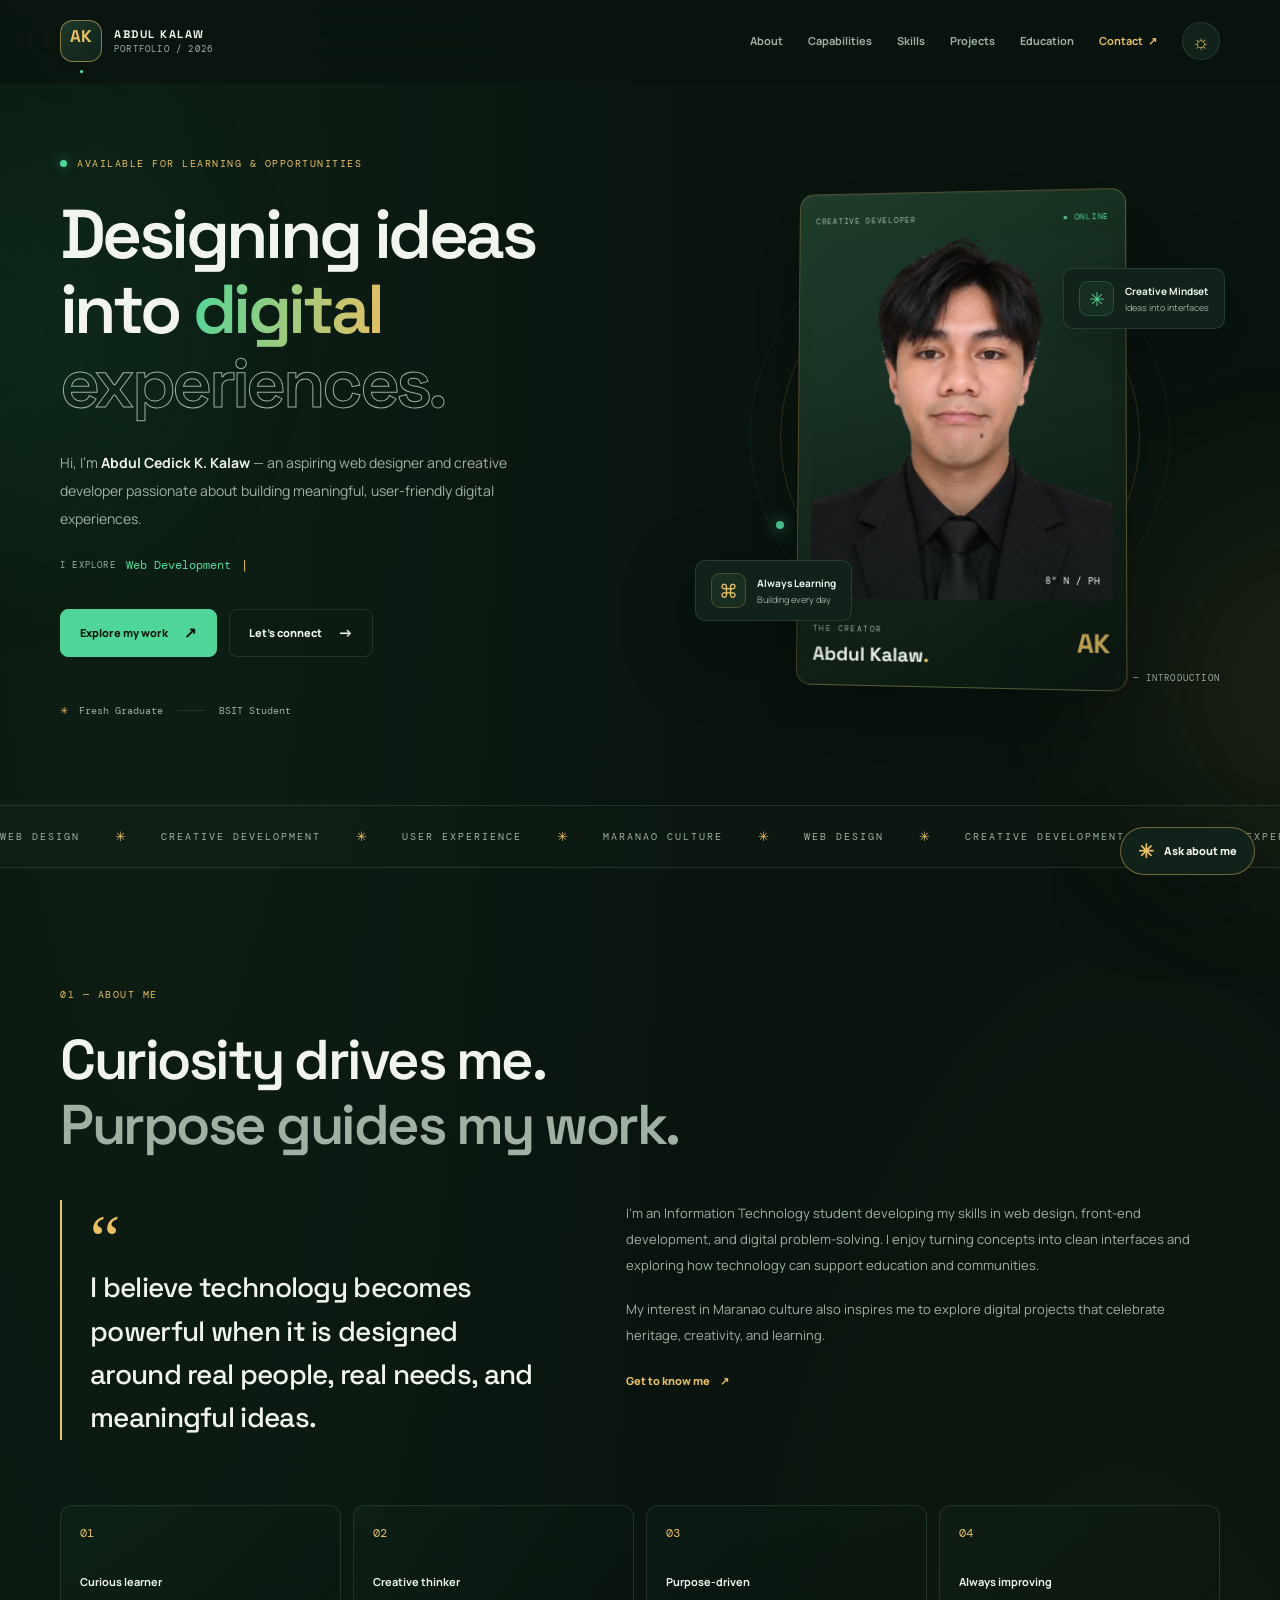
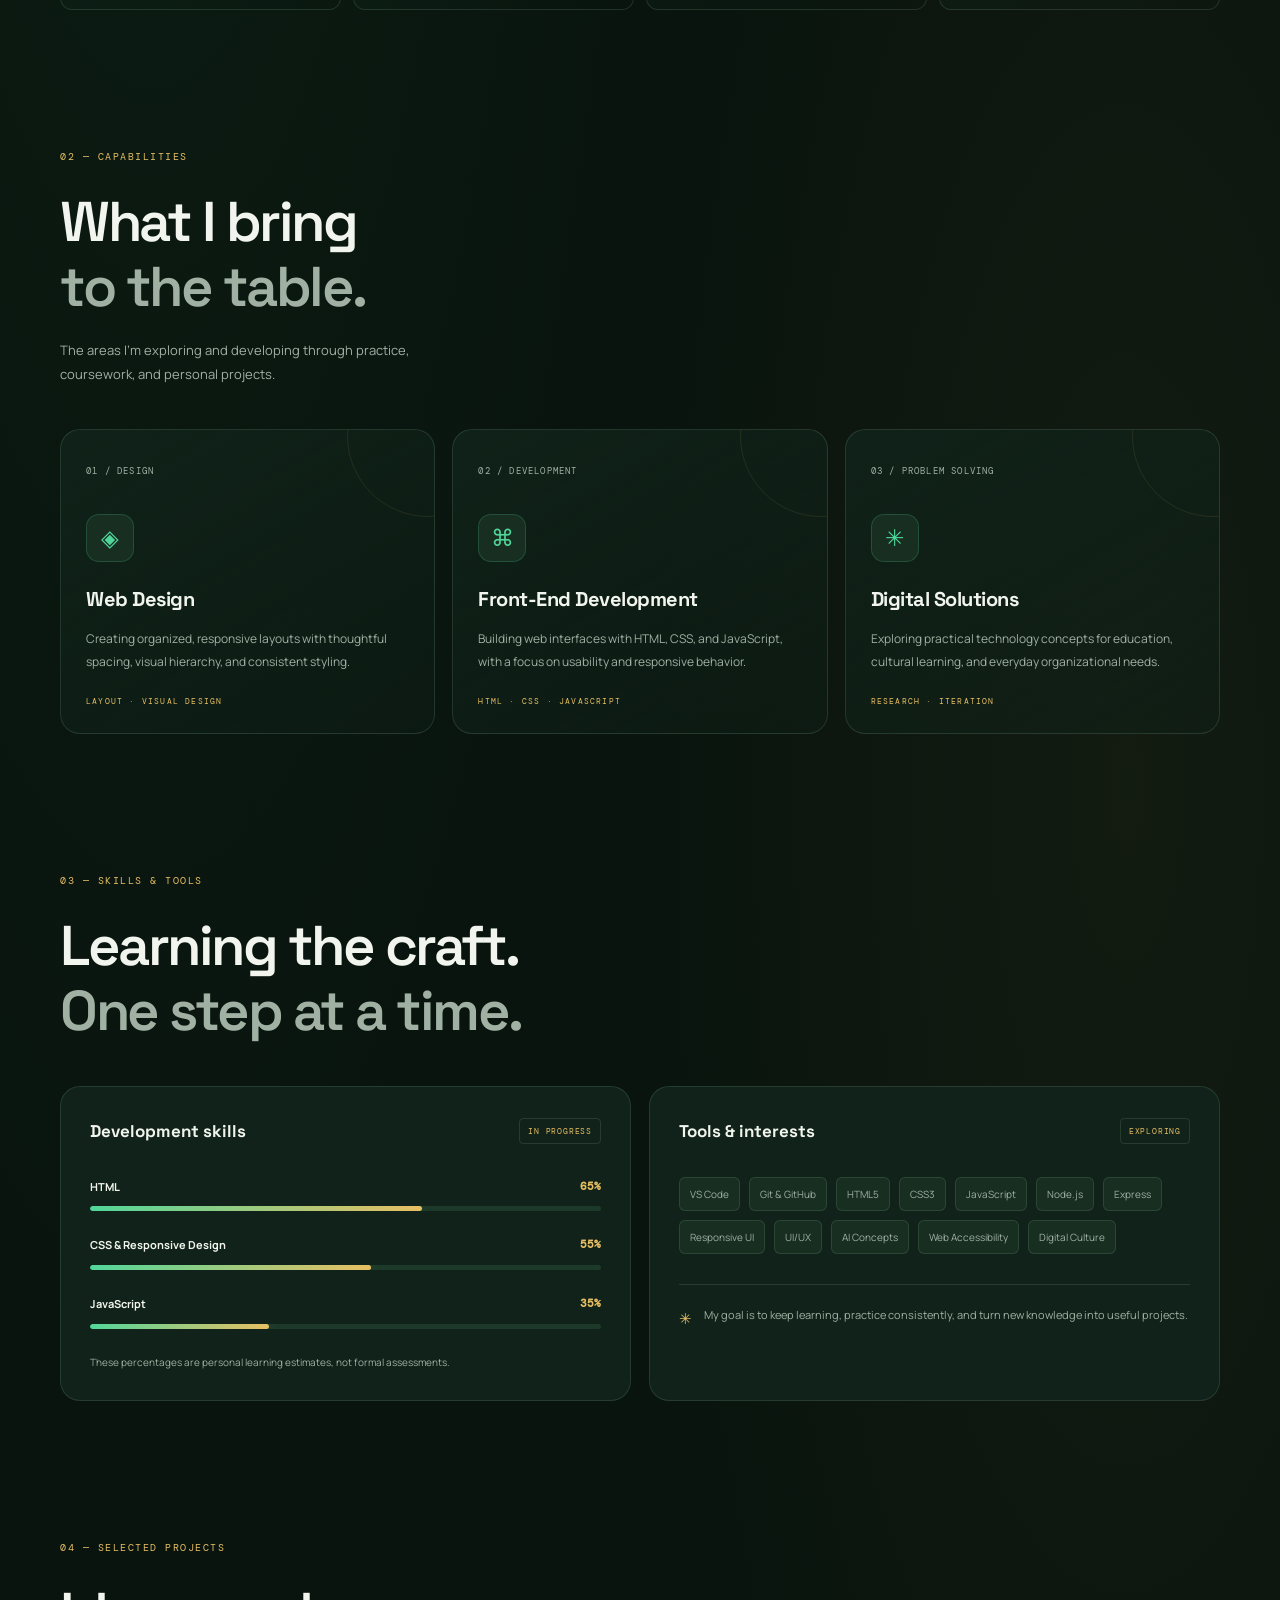
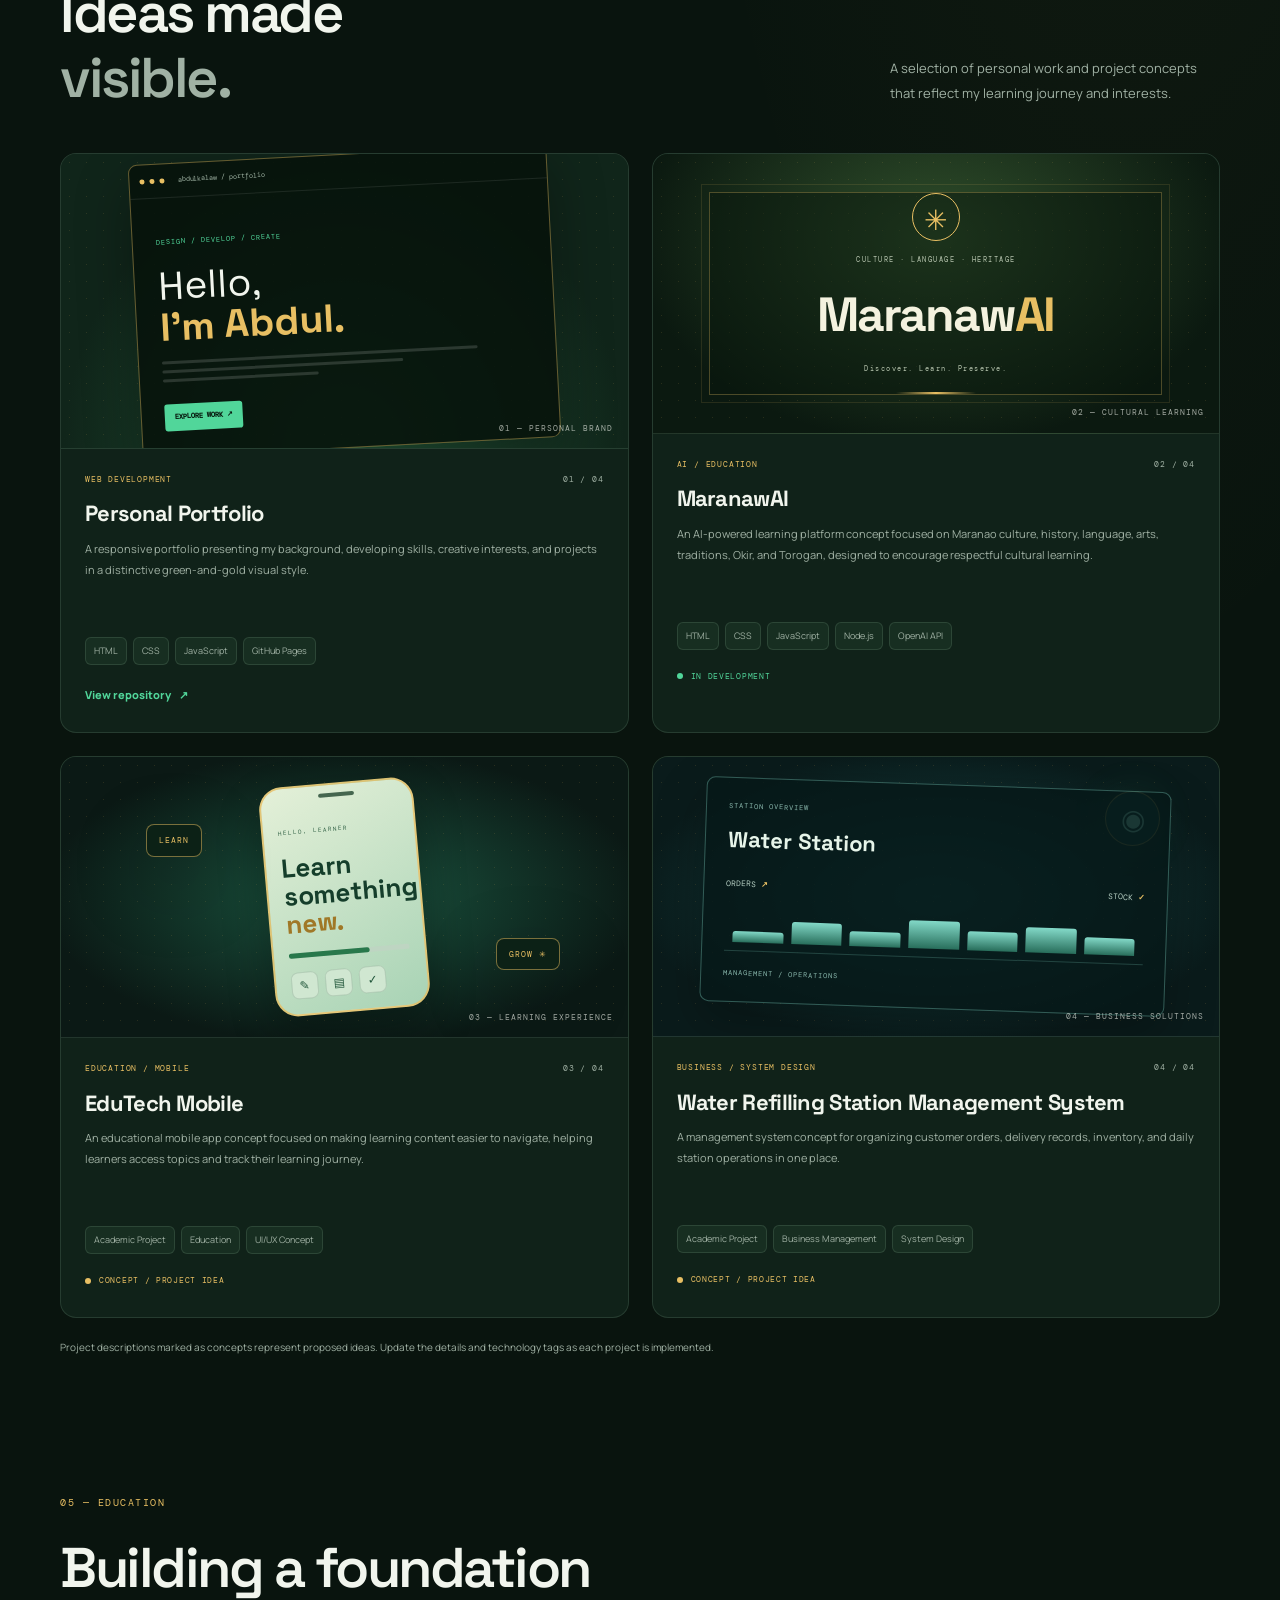
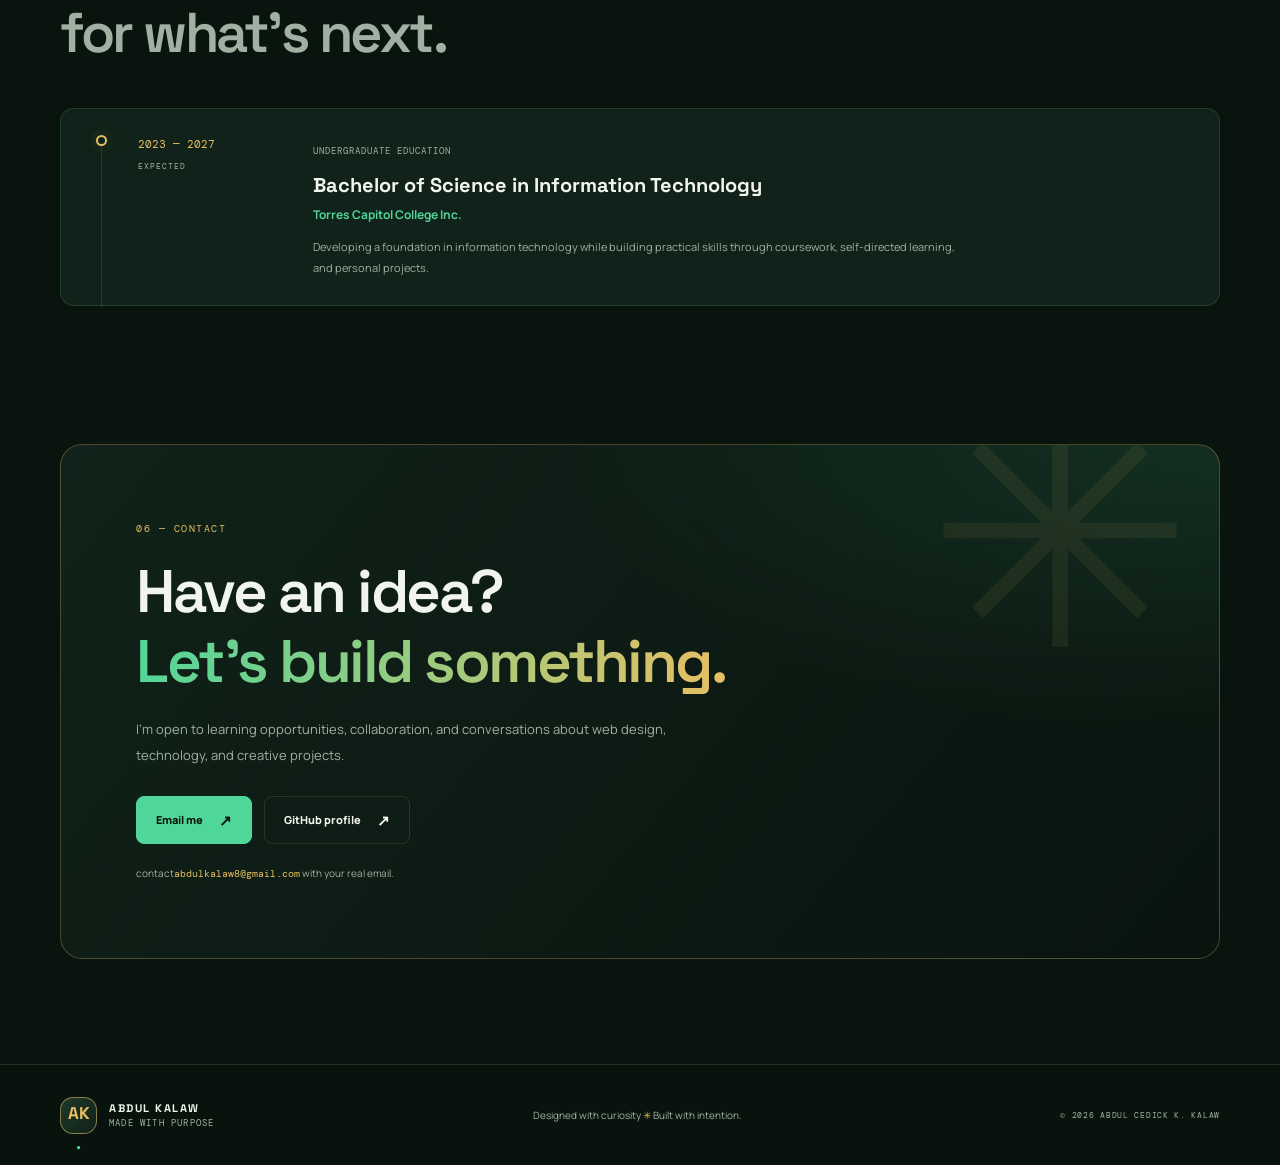
<file: index.html>
<!DOCTYPE html>
<html lang="en" data-theme="dark">
<head>
  <meta charset="UTF-8">
  <meta name="viewport" content="width=device-width, initial-scale=1.0">
  <meta name="theme-color" content="#09140e">
  <meta name="description" content="Abdul Cedick K. Kalaw — Web Designer and Creative Developer. Explore my portfolio, skills, and projects.">
  <title>Abdul Cedick K. Kalaw | Portfolio</title>

  <link rel="preconnect" href="https://fonts.googleapis.com">
  <link rel="preconnect" href="https://fonts.gstatic.com" crossorigin>
  <link href="https://fonts.googleapis.com/css2?family=DM+Mono:wght@400;500&family=Manrope:wght@400;500;600;700;800&family=Space+Grotesk:wght@400;500;600;700&display=swap" rel="stylesheet">
  <link rel="stylesheet" href="style.css">
  <script src="script.js" defer></script>
</head>
<body>
  <div class="ambient ambient-one" aria-hidden="true"></div>
  <div class="ambient ambient-two" aria-hidden="true"></div>
  <div class="spotlight" aria-hidden="true"></div>
  <div id="progress" aria-hidden="true"></div>

  <header class="navbar" id="navbar">
    <div class="nav-inner">
      <a class="brand" href="#home" aria-label="Abdul Kalaw home">
        <span class="brand-mark">AK<span>.</span></span>
        <span class="brand-copy">
          <strong>ABDUL KALAW</strong>
          <small>PORTFOLIO / 2026</small>
        </span>
      </a>

      <button class="menu-toggle" id="menuToggle" aria-label="Open navigation menu" aria-expanded="false">
        <span></span><span></span>
      </button>

      <nav class="nav-links" id="navLinks" aria-label="Main navigation">
        <a href="#about">About</a>
        <a href="#services">Capabilities</a>
        <a href="#skills">Skills</a>
        <a href="#projects">Projects</a>
        <a href="#education">Education</a>
        <a href="#contact" class="nav-contact">Contact <span>↗</span></a>
        <button id="themeToggle" class="theme-toggle" type="button" aria-label="Switch color theme" title="Switch theme">☼</button>
      </nav>
    </div>
  </header>

  <main>
    <section class="hero section-shell" id="home">
      <div class="hero-copy reveal-on-scroll">
        <p class="eyebrow"><span class="status-dot"></span> AVAILABLE FOR LEARNING & OPPORTUNITIES</p>
        <h1>Designing ideas<br>into <span class="gradient-text">digital</span><br><span class="outline-text">experiences.</span></h1>
        <p class="hero-description">
          Hi, I'm <strong>Abdul Cedick K. Kalaw</strong> — an aspiring web designer and creative developer passionate about building meaningful, user-friendly digital experiences.
        </p>

        <div class="typing-line">
          <span class="typing-prefix">I EXPLORE</span>
          <span id="typed">Web Development</span><span class="typing-cursor">|</span>
        </div>

        <div class="hero-actions">
          <a class="button button-primary" href="#projects">Explore my work <span>↗</span></a>
          <a class="button button-secondary" href="#contact">Let's connect <span>→</span></a>
        </div>

        <div class="hero-meta">
          <span><span class="meta-symbol">✳</span> Fresh Graduate</span>
          <span class="meta-divider"></span>
          <span>BSIT Student</span>
        </div>
      </div>

      <div class="hero-visual reveal-on-scroll" id="portraitVisual">
        <div class="visual-grid" aria-hidden="true"></div>
        <div class="orbit orbit-one" aria-hidden="true"></div>
        <div class="orbit orbit-two" aria-hidden="true"></div>
        <div class="portrait-card">
          <div class="portrait-topline">
            <span>CREATIVE DEVELOPER</span>
            <span class="live-indicator">● ONLINE</span>
          </div>
          <div class="portrait-frame frame">
            <img class="portrait" src="profile.png" alt="Portrait of Abdul Cedick K. Kalaw">
            <div class="portrait-fallback" id="portraitFallback" hidden>AK</div>
            <div class="portrait-overlay"></div>
            <span class="portrait-coordinate">8° N / PH</span>
          </div>
          <div class="portrait-caption">
            <div>
              <span class="caption-label">THE CREATOR</span>
              <h2>Abdul Kalaw<span>.</span></h2>
            </div>
            <span class="signature-mark">AK</span>
          </div>
        </div>
        <div class="float-card float-card-top">
          <span class="float-icon">✳</span>
          <div><strong>Creative Mindset</strong><small>Ideas into interfaces</small></div>
        </div>
        <div class="float-card float-card-bottom">
          <span class="float-icon gold-icon">⌘</span>
          <div><strong>Always Learning</strong><small>Building every day</small></div>
        </div>
        <span class="visual-index">01 — INTRODUCTION</span>
      </div>
    </section>

    <div class="ticker" aria-label="Areas of interest">
      <div class="ticker-track">
        <span>WEB DESIGN</span><i>✳</i><span>CREATIVE DEVELOPMENT</span><i>✳</i><span>USER EXPERIENCE</span><i>✳</i><span>MARANAO CULTURE</span><i>✳</i>
        <span>WEB DESIGN</span><i>✳</i><span>CREATIVE DEVELOPMENT</span><i>✳</i><span>USER EXPERIENCE</span><i>✳</i><span>MARANAO CULTURE</span><i>✳</i>
      </div>
    </div>

    <section class="section-shell section-block" id="about">
      <div class="section-heading reveal-on-scroll">
        <p class="eyebrow">01 — ABOUT ME</p>
        <h2>Curiosity drives me.<br><span class="muted-heading">Purpose guides my work.</span></h2>
      </div>
      <div class="about-grid">
        <div class="about-lead reveal-on-scroll">
          <span class="large-quote">“</span>
          <p>I believe technology becomes powerful when it is designed around real people, real needs, and meaningful ideas.</p>
        </div>
        <div class="about-detail reveal-on-scroll">
          <p>I'm an Information Technology student developing my skills in web design, front-end development, and digital problem-solving. I enjoy turning concepts into clean interfaces and exploring how technology can support education and communities.</p>
          <p>My interest in Maranao culture also inspires me to explore digital projects that celebrate heritage, creativity, and learning.</p>
          <a href="#contact" class="text-link">Get to know me <span>↗</span></a>
        </div>
      </div>
      <div class="stats-grid reveal-on-scroll">
        <div class="stat-card"><span class="stat-number">01</span><span class="stat-label">Curious learner</span></div>
        <div class="stat-card"><span class="stat-number">02</span><span class="stat-label">Creative thinker</span></div>
        <div class="stat-card"><span class="stat-number">03</span><span class="stat-label">Purpose-driven</span></div>
        <div class="stat-card"><span class="stat-number">04</span><span class="stat-label">Always improving</span></div>
      </div>
    </section>

    <section class="section-shell section-block" id="services">
      <div class="section-heading reveal-on-scroll">
        <p class="eyebrow">02 — CAPABILITIES</p>
        <h2>What I bring<br><span class="muted-heading">to the table.</span></h2>
        <p class="section-intro">The areas I'm exploring and developing through practice, coursework, and personal projects.</p>
      </div>
      <div class="grid three">
        <article class="feature-card reveal-on-scroll">
          <span class="card-index">01 / DESIGN</span>
          <div class="feature-icon">◈</div>
          <h3>Web Design</h3>
          <p>Creating organized, responsive layouts with thoughtful spacing, visual hierarchy, and consistent styling.</p>
          <span class="card-foot">LAYOUT · VISUAL DESIGN</span>
        </article>
        <article class="feature-card reveal-on-scroll">
          <span class="card-index">02 / DEVELOPMENT</span>
          <div class="feature-icon">⌘</div>
          <h3>Front-End Development</h3>
          <p>Building web interfaces with HTML, CSS, and JavaScript, with a focus on usability and responsive behavior.</p>
          <span class="card-foot">HTML · CSS · JAVASCRIPT</span>
        </article>
        <article class="feature-card reveal-on-scroll">
          <span class="card-index">03 / PROBLEM SOLVING</span>
          <div class="feature-icon">✳</div>
          <h3>Digital Solutions</h3>
          <p>Exploring practical technology concepts for education, cultural learning, and everyday organizational needs.</p>
          <span class="card-foot">RESEARCH · ITERATION</span>
        </article>
      </div>
    </section>

    <section class="section-shell section-block" id="skills">
      <div class="section-heading reveal-on-scroll">
        <p class="eyebrow">03 — SKILLS & TOOLS</p>
        <h2>Learning the craft.<br><span class="muted-heading">One step at a time.</span></h2>
      </div>
      <div class="skills-layout">
        <div class="skills-panel reveal-on-scroll">
          <div class="panel-heading"><h3>Development skills</h3><span class="panel-tag">IN PROGRESS</span></div>
          <div class="skill-item">
            <div class="skill-label"><span>HTML</span><span>65%</span></div>
            <div class="skill-track"><span class="skill-fill" data-width="65%"></span></div>
          </div>
          <div class="skill-item">
            <div class="skill-label"><span>CSS & Responsive Design</span><span>55%</span></div>
            <div class="skill-track"><span class="skill-fill" data-width="55%"></span></div>
          </div>
          <div class="skill-item">
            <div class="skill-label"><span>JavaScript</span><span>35%</span></div>
            <div class="skill-track"><span class="skill-fill" data-width="35%"></span></div>
          </div>
          <p class="skills-note">These percentages are personal learning estimates, not formal assessments.</p>
        </div>
        <div class="tools-panel reveal-on-scroll">
          <div class="panel-heading"><h3>Tools & interests</h3><span class="panel-tag">EXPLORING</span></div>
          <div class="tag-cloud">
            <span>VS Code</span><span>Git & GitHub</span><span>HTML5</span><span>CSS3</span><span>JavaScript</span><span>Node.js</span><span>Express</span><span>Responsive UI</span><span>UI/UX</span><span>AI Concepts</span><span>Web Accessibility</span><span>Digital Culture</span>
          </div>
          <div class="tools-note"><span class="note-icon">✳</span><p>My goal is to keep learning, practice consistently, and turn new knowledge into useful projects.</p></div>
        </div>
      </div>
    </section>

    <section class="section-shell section-block" id="projects">
      <div class="section-heading project-heading reveal-on-scroll">
        <div>
          <p class="eyebrow">04 — SELECTED PROJECTS</p>
          <h2>Ideas made<br><span class="muted-heading">visible.</span></h2>
        </div>
        <p class="section-intro">A selection of personal work and project concepts that reflect my learning journey and interests.</p>
      </div>

      <div class="grid project-grid">
        <article class="project-card reveal-on-scroll">
          <div class="project-art art-one">
            <div class="mock-browser">
              <div class="browser-bar"><i></i><i></i><i></i><span>abdulkalaw / portfolio</span></div>
              <div class="browser-content">
                <span class="mock-small">DESIGN / DEVELOP / CREATE</span>
                <div class="mock-title">Hello,<br><b>I'm Abdul.</b></div>
                <div class="mock-lines"><i></i><i></i><i></i></div>
                <div class="mock-button">EXPLORE WORK ↗</div>
              </div>
            </div>
            <span class="art-label">01 — PERSONAL BRAND</span>
          </div>
          <div class="project-body">
            <div class="project-meta"><span>WEB DEVELOPMENT</span><span>01 / 04</span></div>
            <h3>Personal Portfolio</h3>
            <p>A responsive portfolio presenting my background, developing skills, creative interests, and projects in a distinctive green-and-gold visual style.</p>
            <div class="project-tags"><span>HTML</span><span>CSS</span><span>JavaScript</span><span>GitHub Pages</span></div>
            <a class="project-link" href="https://github.com/abdulkalaw8-spec/digitalportfolio" target="_blank" rel="noopener noreferrer">View repository <span>↗</span></a>
          </div>
        </article>

        <article class="project-card reveal-on-scroll">
          <div class="project-art art-two">
            <div class="maranaw-art">
              <div class="okir-ring">✳</div>
              <span class="maranaw-kicker">CULTURE · LANGUAGE · HERITAGE</span>
              <strong>Maranaw<span>AI</span></strong>
              <span class="maranaw-subtitle">Discover. Learn. Preserve.</span>
              <div class="maranaw-line"></div>
            </div>
            <span class="art-label">02 — CULTURAL LEARNING</span>
          </div>
          <div class="project-body">
            <div class="project-meta"><span>AI / EDUCATION</span><span>02 / 04</span></div>
            <h3>MaranawAI</h3>
            <p>An AI-powered learning platform concept focused on Maranao culture, history, language, arts, traditions, Okir, and Torogan, designed to encourage respectful cultural learning.</p>
            <div class="project-tags"><span>HTML</span><span>CSS</span><span>JavaScript</span><span>Node.js</span><span>OpenAI API</span></div>
            <span class="project-status"><i></i> IN DEVELOPMENT</span>
          </div>
        </article>

        <article class="project-card reveal-on-scroll">
          <div class="project-art art-three">
            <div class="edutech-art">
              <div class="edu-phone">
                <div class="edu-notch"></div>
                <span class="edu-greeting">HELLO, LEARNER</span>
                <strong>Learn<br>something<br><em>new.</em></strong>
                <div class="edu-progress"><span></span></div>
                <div class="edu-mini-row"><i>✎</i><i>▤</i><i>✓</i></div>
              </div>
              <div class="edu-bubble bubble-one">LEARN</div>
              <div class="edu-bubble bubble-two">GROW ✳</div>
            </div>
            <span class="art-label">03 — LEARNING EXPERIENCE</span>
          </div>
          <div class="project-body">
            <div class="project-meta"><span>EDUCATION / MOBILE</span><span>03 / 04</span></div>
            <h3>EduTech Mobile</h3>
            <p>An educational mobile app concept focused on making learning content easier to navigate, helping learners access topics and track their learning journey.</p>
            <div class="project-tags"><span>Academic Project</span><span>Education</span><span>UI/UX Concept</span></div>
            <span class="project-status concept-status"><i></i> CONCEPT / PROJECT IDEA</span>
          </div>
        </article>

        <article class="project-card reveal-on-scroll">
          <div class="project-art art-four">
            <div class="water-art">
              <div class="water-drop">◉</div>
              <div class="water-dashboard">
                <span class="water-kicker">STATION OVERVIEW</span>
                <strong>Water Station</strong>
                <div class="water-stats"><span>ORDERS <b>↗</b></span><span>STOCK <b>✓</b></span></div>
                <div class="water-bars"><i></i><i></i><i></i><i></i><i></i><i></i><i></i></div>
                <span class="water-footer">MANAGEMENT / OPERATIONS</span>
              </div>
            </div>
            <span class="art-label">04 — BUSINESS SOLUTIONS</span>
          </div>
          <div class="project-body">
            <div class="project-meta"><span>BUSINESS / SYSTEM DESIGN</span><span>04 / 04</span></div>
            <h3>Water Refilling Station Management System</h3>
            <p>A management system concept for organizing customer orders, delivery records, inventory, and daily station operations in one place.</p>
            <div class="project-tags"><span>Academic Project</span><span>Business Management</span><span>System Design</span></div>
            <span class="project-status concept-status"><i></i> CONCEPT / PROJECT IDEA</span>
          </div>
        </article>
      </div>
      <p class="projects-disclaimer">Project descriptions marked as concepts represent proposed ideas. Update the details and technology tags as each project is implemented.</p>
    </section>

    <section class="section-shell section-block" id="education">
      <div class="section-heading reveal-on-scroll">
        <p class="eyebrow">05 — EDUCATION</p>
        <h2>Building a foundation<br><span class="muted-heading">for what's next.</span></h2>
      </div>
      <div class="timeline reveal-on-scroll">
        <div class="timeline-marker"><span></span></div>
        <div class="timeline-date">2023 — 2027 <span>EXPECTED</span></div>
        <div class="timeline-content">
          <span class="timeline-label">UNDERGRADUATE EDUCATION</span>
          <h3>Bachelor of Science in Information Technology</h3>
          <p class="school-name">Torres Capitol College Inc.</p>
          <p>Developing a foundation in information technology while building practical skills through coursework, self-directed learning, and personal projects.</p>
        </div>
      </div>
    </section>

    <section class="section-shell section-block contact-section" id="contact">
      <div class="contact-panel reveal-on-scroll">
        <div class="contact-decoration" aria-hidden="true">✳</div>
        <p class="eyebrow">06 — CONTACT</p>
        <h2>Have an idea?<br><span class="gradient-text">Let's build something.</span></h2>
        <p class="contact-description">I'm open to learning opportunities, collaboration, and conversations about web design, technology, and creative projects.</p>
        <div class="contact-actions">
          <!-- Replace this placeholder email with your real email address. -->
          <a class="button button-primary" href="mailto:your-email@example.com">Email me <span>↗</span></a>
          <a class="button button-secondary" href="https://github.com/abdulkalaw8-spec" target="_blank" rel="noopener noreferrer">GitHub profile <span>↗</span></a>
        </div>
        <p class="email-reminder">contact<code>abdulkalaw8@gmail.com</code> with your real email.</p>
      </div>
    </section>
  </main>

  <footer class="footer">
    <div class="footer-inner">
      <a class="brand footer-brand" href="#home">
        <span class="brand-mark">AK<span>.</span></span>
        <span class="brand-copy"><strong>ABDUL KALAW</strong><small>MADE WITH PURPOSE</small></span>
      </a>
      <p>Designed with curiosity <span>✳</span> Built with intention.</p>
      <span class="footer-copy">© <span id="year">2026</span> ABDUL CEDICK K. KALAW</span>
    </div>
  </footer>

  <button id="chatToggle" class="chat-toggle" type="button" aria-label="Open portfolio assistant" aria-expanded="false">
    <span class="chat-toggle-icon">✳</span><span>Ask about me</span>
  </button>

  <aside class="portfolio-chat" id="portfolioChat" aria-label="Portfolio FAQ assistant" aria-hidden="true">
    <div class="chat-header">
      <div class="chat-avatar">AK</div>
      <div class="chat-heading"><strong>Portfolio Assistant</strong><span><i></i> Quick information</span></div>
      <button id="chatClose" class="chat-close" type="button" aria-label="Close assistant">×</button>
    </div>
    <div class="chat-log" id="chatLog" aria-live="polite">
      <div class="chat-message assistant-message">Hi! 👋 Ask me about Abdul's skills, projects, education, or contact information.</div>
    </div>
    <div class="chat-questions">
      <button type="button" data-question="What does Abdul do?">What does Abdul do?</button>
      <button type="button" data-question="What skills are listed?">Skills</button>
      <button type="button" data-question="Where did Abdul study?">Education</button>
      <button type="button" data-question="How can I contact Abdul?">Contact</button>
    </div>
    <p class="chat-disclaimer">This is a local portfolio FAQ, not a live AI chatbot.</p>
  </aside>
</body>
</html>
</file>
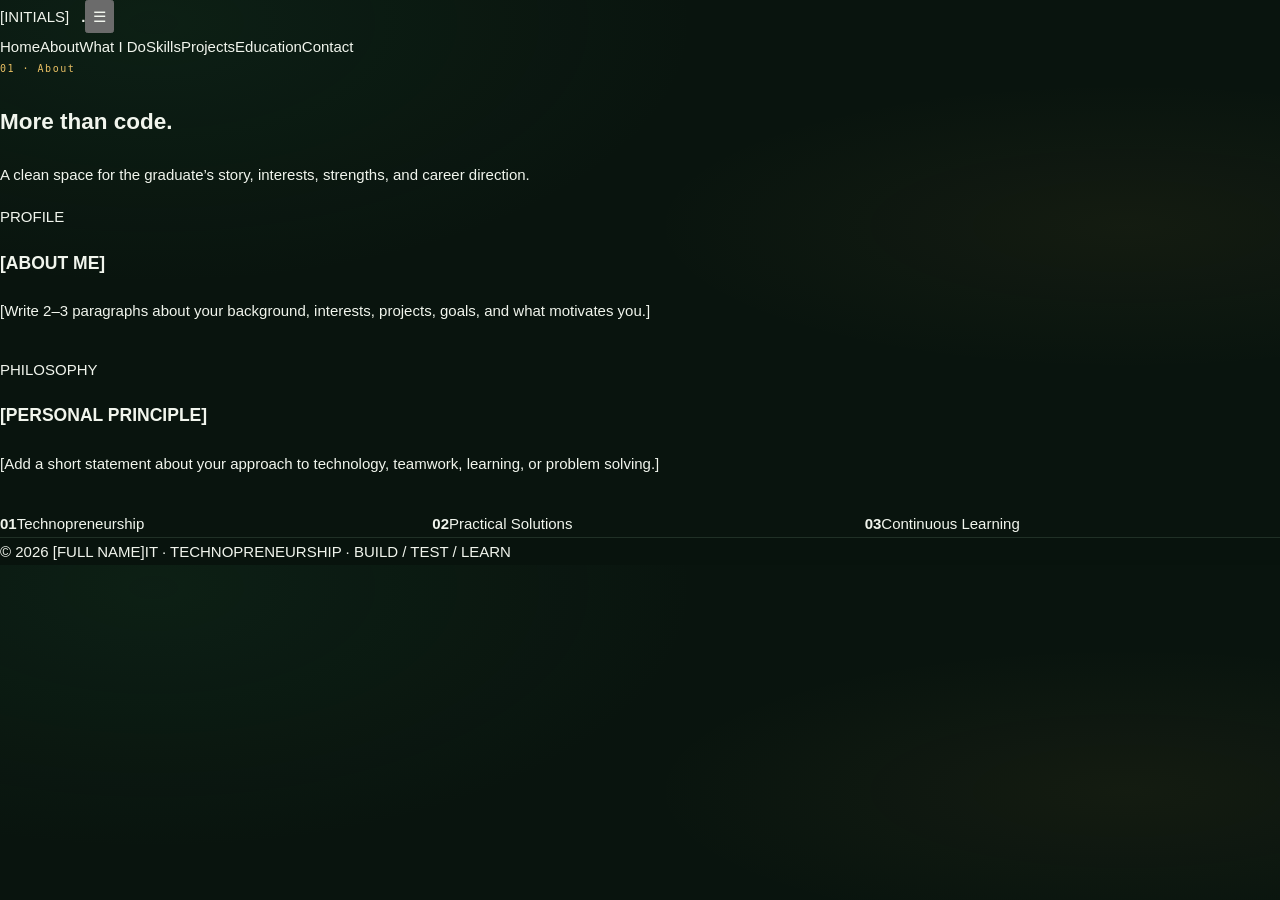
<file: about.html>
<!doctype html><html lang="en"><head><meta charset="utf-8"><meta name="viewport" content="width=device-width,initial-scale=1"><title>[FULL NAME] · About</title><link rel="stylesheet" href="style.css"></head><body><header class="nav"><div class="container navin"><a class="brand" href="index.html">[INITIALS]<b>.</b></a><button class="menu">☰</button><nav class="links"><a class="" href="index.html">Home</a><a class="active" href="about.html">About</a><a class="" href="what-i-do.html">What I Do</a><a class="" href="skills.html">Skills</a><a class="" href="projects.html">Projects</a><a class="" href="education.html">Education</a><a class="" href="contact.html">Contact</a></nav></div></header><main><section class="page"><div class="container"><div class="head"><div><div class="eyebrow">01 · About</div><h2>More than code.</h2></div><p>A clean space for the graduate’s story, interests, strengths, and career direction.</p></div><div class="grid two"><article class="card reveal"><div class="num">PROFILE</div><h3>[ABOUT ME]</h3><p>[Write 2–3 paragraphs about your background, interests, projects, goals, and what motivates you.]</p></article><article class="card reveal d1"><div class="num">PHILOSOPHY</div><h3>[PERSONAL PRINCIPLE]</h3><p>[Add a short statement about your approach to technology, teamwork, learning, or problem solving.]</p></article></div><div class="grid three" style="margin-top:18px"><div class="stat"><strong>01</strong><span>Technopreneurship</span></div><div class="stat"><strong>02</strong><span>Practical Solutions</span></div><div class="stat"><strong>03</strong><span>Continuous Learning</span></div></div></div></section></main><footer class="footer"><div class="container foot"><span>© 2026 [FULL NAME]</span><span>IT · TECHNOPRENEURSHIP · BUILD / TEST / LEARN</span></div></footer><script src="script.js"></script></body></html>
</file>
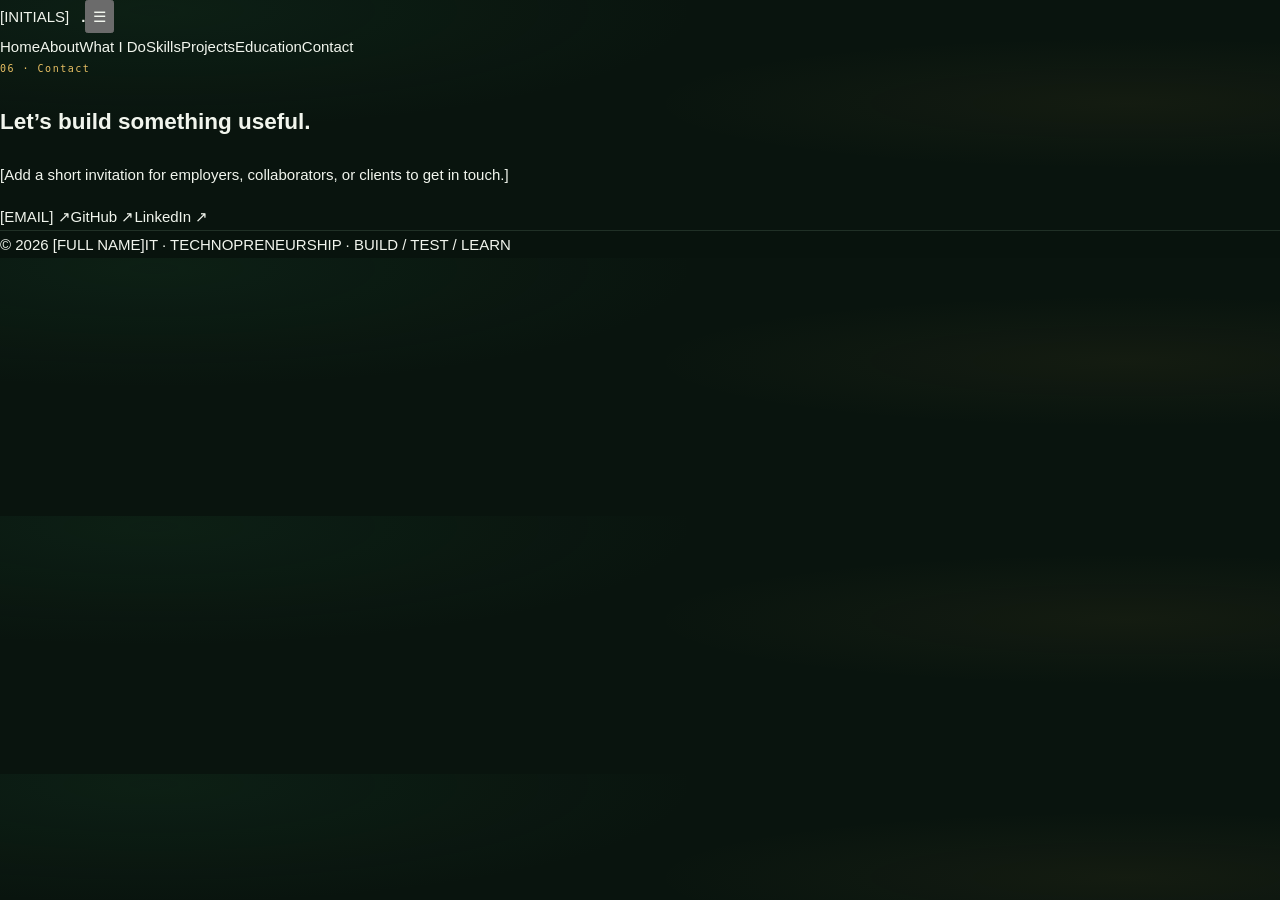
<file: contact.html>
<!doctype html><html lang="en"><head><meta charset="utf-8"><meta name="viewport" content="width=device-width,initial-scale=1"><title>[FULL NAME] · Contact</title><link rel="stylesheet" href="style.css"></head><body><header class="nav"><div class="container navin"><a class="brand" href="index.html">[INITIALS]<b>.</b></a><button class="menu">☰</button><nav class="links"><a class="" href="index.html">Home</a><a class="" href="about.html">About</a><a class="" href="what-i-do.html">What I Do</a><a class="" href="skills.html">Skills</a><a class="" href="projects.html">Projects</a><a class="" href="education.html">Education</a><a class="active" href="contact.html">Contact</a></nav></div></header><main><section class="page"><div class="container"><div class="contact reveal"><div class="eyebrow">06 · Contact</div><h2 style="margin:18px 0">Let’s build something useful.</h2><p class="lead">[Add a short invitation for employers, collaborators, or clients to get in touch.]</p><div class="actions"><a class="btn primary" href="mailto:[EMAIL]">[EMAIL] ↗</a><a class="btn" href="[GITHUB URL]">GitHub ↗</a><a class="btn" href="[LINKEDIN URL]">LinkedIn ↗</a></div></div></div></section></main><footer class="footer"><div class="container foot"><span>© 2026 [FULL NAME]</span><span>IT · TECHNOPRENEURSHIP · BUILD / TEST / LEARN</span></div></footer><script src="script.js"></script></body></html>
</file>
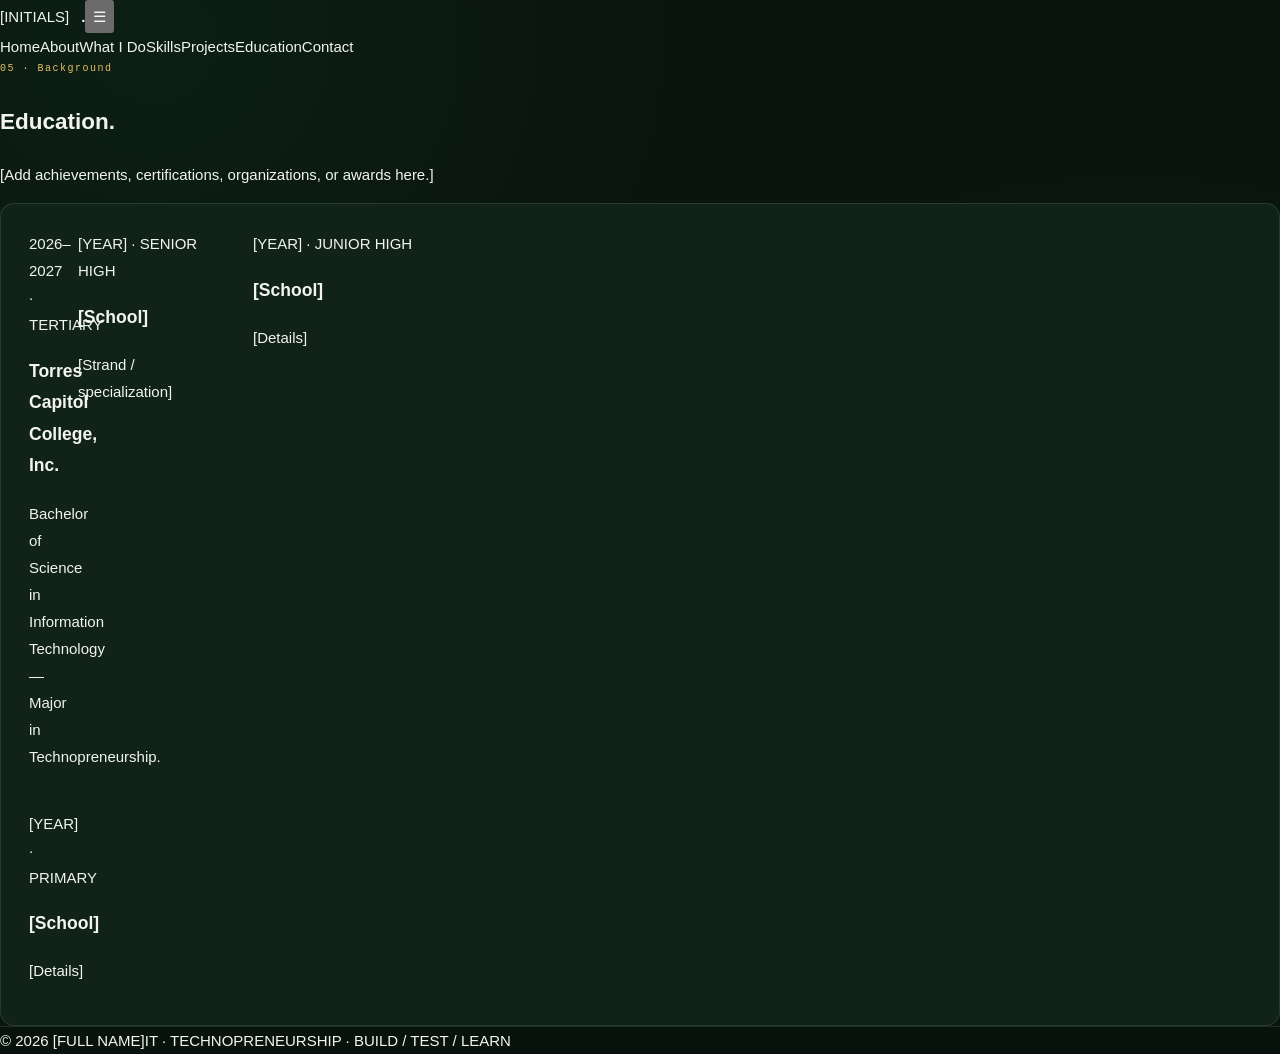
<file: education.html>
<!doctype html><html lang="en"><head><meta charset="utf-8"><meta name="viewport" content="width=device-width,initial-scale=1"><title>[FULL NAME] · Education</title><link rel="stylesheet" href="style.css"></head><body><header class="nav"><div class="container navin"><a class="brand" href="index.html">[INITIALS]<b>.</b></a><button class="menu">☰</button><nav class="links"><a class="" href="index.html">Home</a><a class="" href="about.html">About</a><a class="" href="what-i-do.html">What I Do</a><a class="" href="skills.html">Skills</a><a class="" href="projects.html">Projects</a><a class="active" href="education.html">Education</a><a class="" href="contact.html">Contact</a></nav></div></header><main><section class="page"><div class="container"><div class="head"><div><div class="eyebrow">05 · Background</div><h2>Education.</h2></div><p>[Add achievements, certifications, organizations, or awards here.]</p></div><div class="timeline"><div class="item"><div class="date">2026–2027 · TERTIARY</div><h3>Torres Capitol College, Inc.</h3><p>Bachelor of Science in Information Technology — Major in Technopreneurship.</p></div><div class="item"><div class="date">[YEAR] · SENIOR HIGH</div><h3>[School]</h3><p>[Strand / specialization]</p></div><div class="item"><div class="date">[YEAR] · JUNIOR HIGH</div><h3>[School]</h3><p>[Details]</p></div><div class="item"><div class="date">[YEAR] · PRIMARY</div><h3>[School]</h3><p>[Details]</p></div></div></div></section></main><footer class="footer"><div class="container foot"><span>© 2026 [FULL NAME]</span><span>IT · TECHNOPRENEURSHIP · BUILD / TEST / LEARN</span></div></footer><script src="script.js"></script></body></html>
</file>
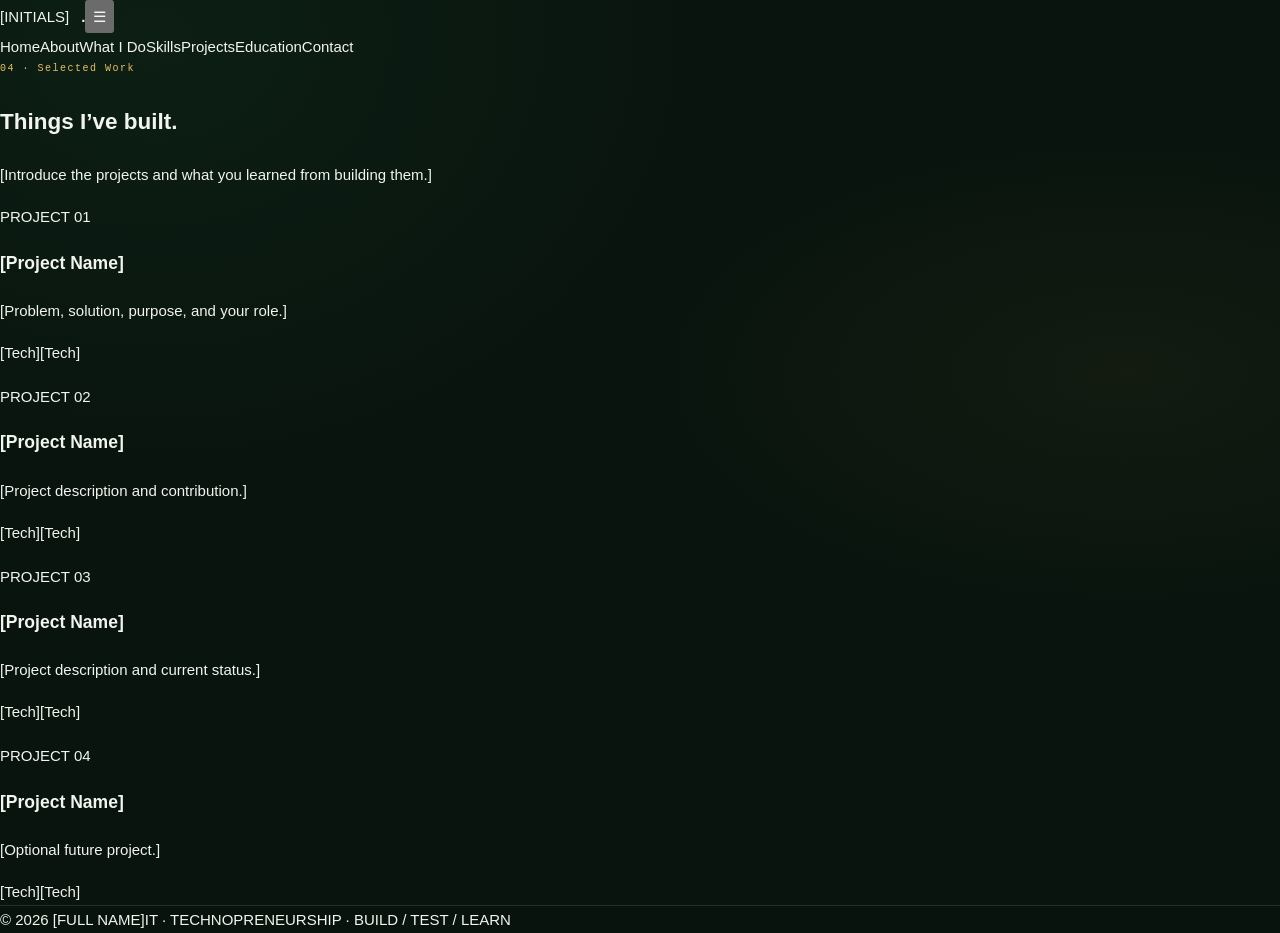
<file: projects.html>
<!doctype html><html lang="en"><head><meta charset="utf-8"><meta name="viewport" content="width=device-width,initial-scale=1"><title>[FULL NAME] · Projects</title><link rel="stylesheet" href="style.css"></head><body><header class="nav"><div class="container navin"><a class="brand" href="index.html">[INITIALS]<b>.</b></a><button class="menu">☰</button><nav class="links"><a class="" href="index.html">Home</a><a class="" href="about.html">About</a><a class="" href="what-i-do.html">What I Do</a><a class="" href="skills.html">Skills</a><a class="active" href="projects.html">Projects</a><a class="" href="education.html">Education</a><a class="" href="contact.html">Contact</a></nav></div></header><main><section class="page"><div class="container"><div class="head"><div><div class="eyebrow">04 · Selected Work</div><h2>Things I’ve built.</h2></div><p>[Introduce the projects and what you learned from building them.]</p></div><div class="grid two"><article class="card reveal"><div class="num">PROJECT 01</div><h3>[Project Name]</h3><p>[Problem, solution, purpose, and your role.]</p><div class="tags"><span class="tag">[Tech]</span><span class="tag">[Tech]</span></div></article><article class="card reveal d1"><div class="num">PROJECT 02</div><h3>[Project Name]</h3><p>[Project description and contribution.]</p><div class="tags"><span class="tag">[Tech]</span><span class="tag">[Tech]</span></div></article><article class="card reveal d2"><div class="num">PROJECT 03</div><h3>[Project Name]</h3><p>[Project description and current status.]</p><div class="tags"><span class="tag">[Tech]</span><span class="tag">[Tech]</span></div></article><article class="card reveal d3"><div class="num">PROJECT 04</div><h3>[Project Name]</h3><p>[Optional future project.]</p><div class="tags"><span class="tag">[Tech]</span><span class="tag">[Tech]</span></div></article></div></div></section></main><footer class="footer"><div class="container foot"><span>© 2026 [FULL NAME]</span><span>IT · TECHNOPRENEURSHIP · BUILD / TEST / LEARN</span></div></footer><script src="script.js"></script></body></html>
</file>
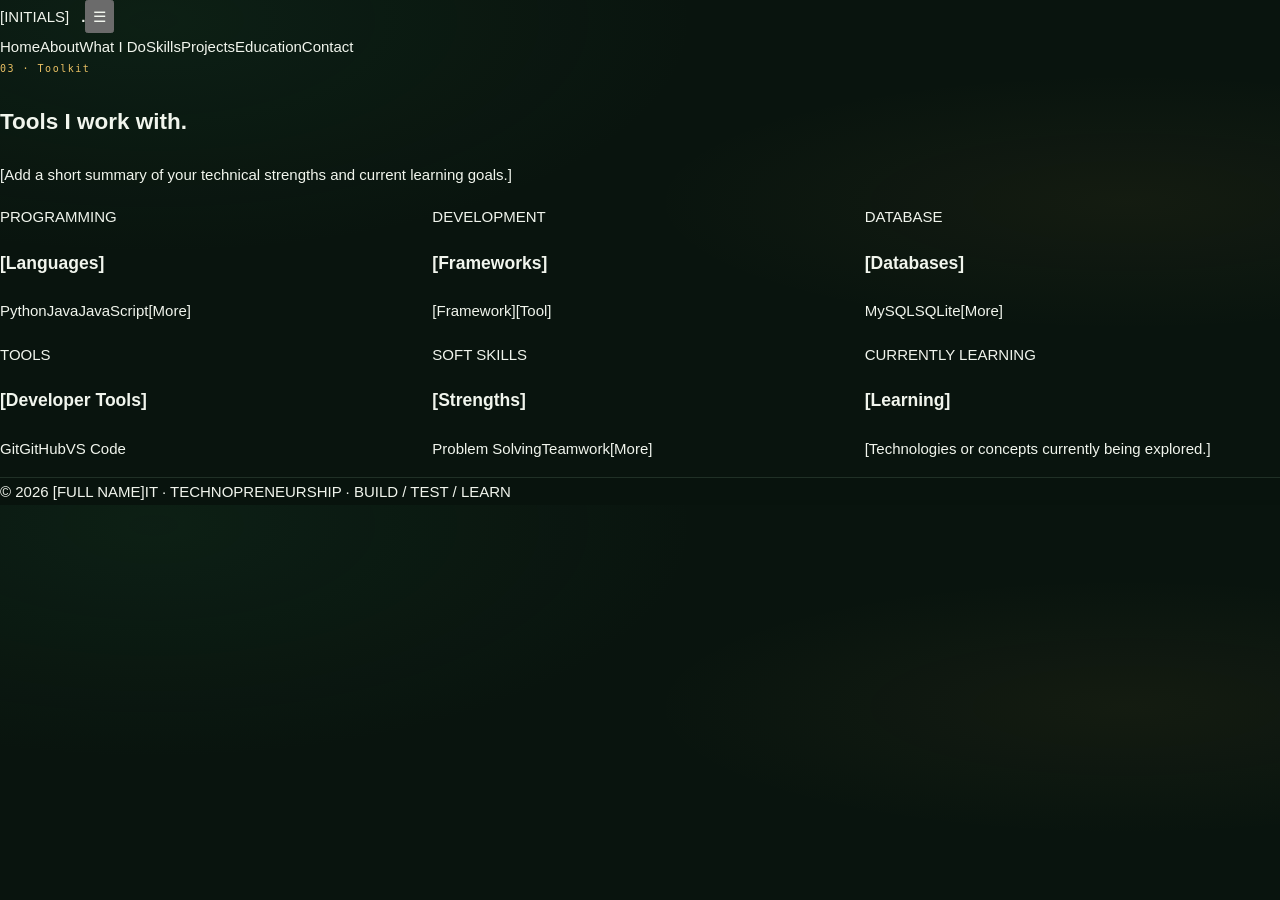
<file: skills.html>
<!doctype html><html lang="en"><head><meta charset="utf-8"><meta name="viewport" content="width=device-width,initial-scale=1"><title>[FULL NAME] · Skills</title><link rel="stylesheet" href="style.css"></head><body><header class="nav"><div class="container navin"><a class="brand" href="index.html">[INITIALS]<b>.</b></a><button class="menu">☰</button><nav class="links"><a class="" href="index.html">Home</a><a class="" href="about.html">About</a><a class="" href="what-i-do.html">What I Do</a><a class="active" href="skills.html">Skills</a><a class="" href="projects.html">Projects</a><a class="" href="education.html">Education</a><a class="" href="contact.html">Contact</a></nav></div></header><main><section class="page"><div class="container"><div class="head"><div><div class="eyebrow">03 · Toolkit</div><h2>Tools I work with.</h2></div><p>[Add a short summary of your technical strengths and current learning goals.]</p></div><div class="grid three"><article class="card"><div class="num">PROGRAMMING</div><h3>[Languages]</h3><div class="tags"><span class="tag">Python</span><span class="tag">Java</span><span class="tag">JavaScript</span><span class="tag">[More]</span></div></article><article class="card"><div class="num">DEVELOPMENT</div><h3>[Frameworks]</h3><div class="tags"><span class="tag">[Framework]</span><span class="tag">[Tool]</span></div></article><article class="card"><div class="num">DATABASE</div><h3>[Databases]</h3><div class="tags"><span class="tag">MySQL</span><span class="tag">SQLite</span><span class="tag">[More]</span></div></article><article class="card"><div class="num">TOOLS</div><h3>[Developer Tools]</h3><div class="tags"><span class="tag">Git</span><span class="tag">GitHub</span><span class="tag">VS Code</span></div></article><article class="card"><div class="num">SOFT SKILLS</div><h3>[Strengths]</h3><div class="tags"><span class="tag">Problem Solving</span><span class="tag">Teamwork</span><span class="tag">[More]</span></div></article><article class="card"><div class="num">CURRENTLY LEARNING</div><h3>[Learning]</h3><p>[Technologies or concepts currently being explored.]</p></article></div></div></section></main><footer class="footer"><div class="container foot"><span>© 2026 [FULL NAME]</span><span>IT · TECHNOPRENEURSHIP · BUILD / TEST / LEARN</span></div></footer><script src="script.js"></script></body></html>
</file>
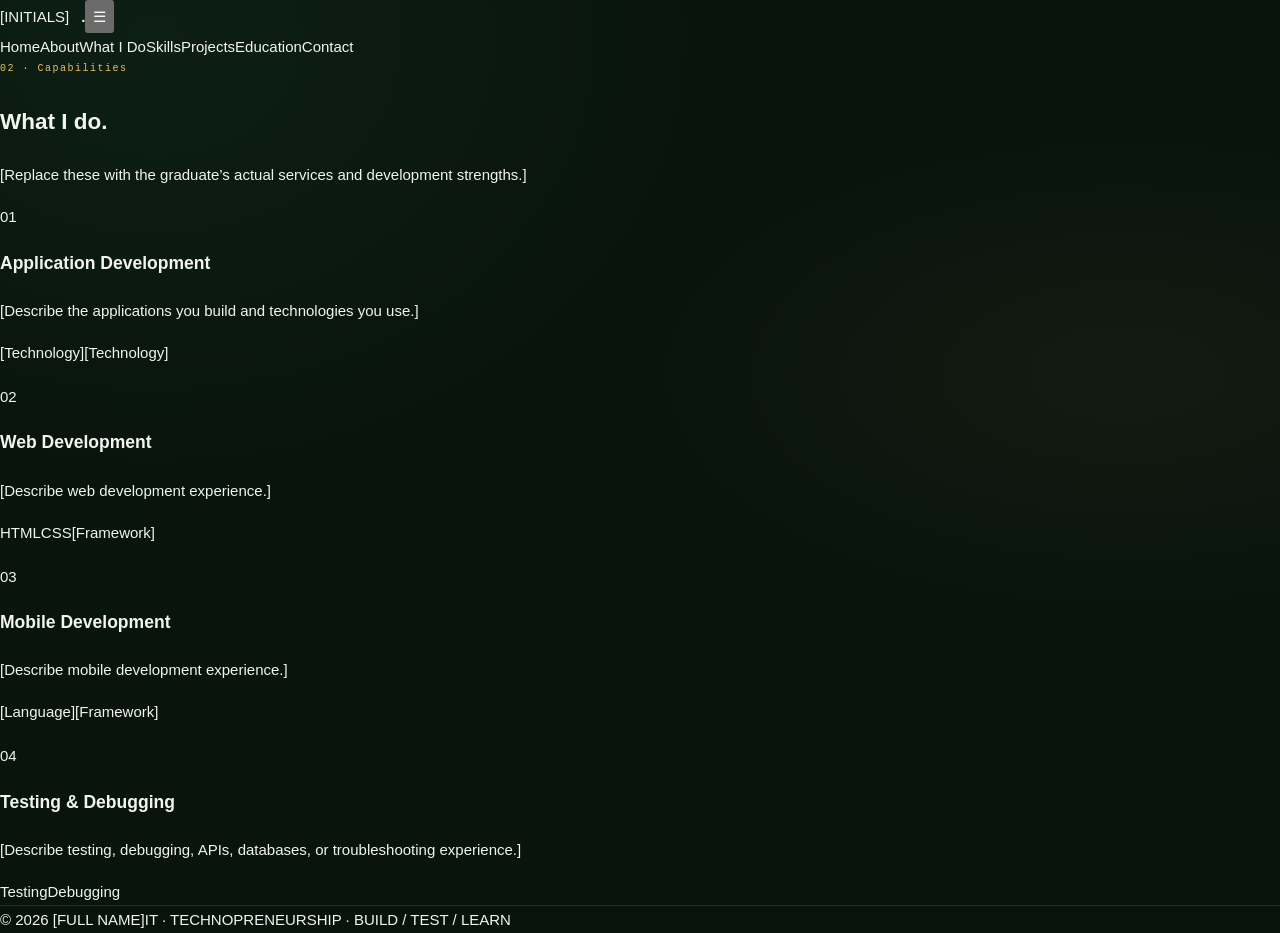
<file: what-i-do.html>
<!doctype html><html lang="en"><head><meta charset="utf-8"><meta name="viewport" content="width=device-width,initial-scale=1"><title>[FULL NAME] · What I Do</title><link rel="stylesheet" href="style.css"></head><body><header class="nav"><div class="container navin"><a class="brand" href="index.html">[INITIALS]<b>.</b></a><button class="menu">☰</button><nav class="links"><a class="" href="index.html">Home</a><a class="" href="about.html">About</a><a class="active" href="what-i-do.html">What I Do</a><a class="" href="skills.html">Skills</a><a class="" href="projects.html">Projects</a><a class="" href="education.html">Education</a><a class="" href="contact.html">Contact</a></nav></div></header><main><section class="page"><div class="container"><div class="head"><div><div class="eyebrow">02 · Capabilities</div><h2>What I do.</h2></div><p>[Replace these with the graduate’s actual services and development strengths.]</p></div><div class="grid two"><article class="card reveal"><div class="num">01</div><h3>Application Development</h3><p>[Describe the applications you build and technologies you use.]</p><div class="tags"><span class="tag">[Technology]</span><span class="tag">[Technology]</span></div></article><article class="card reveal d1"><div class="num">02</div><h3>Web Development</h3><p>[Describe web development experience.]</p><div class="tags"><span class="tag">HTML</span><span class="tag">CSS</span><span class="tag">[Framework]</span></div></article><article class="card reveal d2"><div class="num">03</div><h3>Mobile Development</h3><p>[Describe mobile development experience.]</p><div class="tags"><span class="tag">[Language]</span><span class="tag">[Framework]</span></div></article><article class="card reveal d3"><div class="num">04</div><h3>Testing & Debugging</h3><p>[Describe testing, debugging, APIs, databases, or troubleshooting experience.]</p><div class="tags"><span class="tag">Testing</span><span class="tag">Debugging</span></div></article></div></div></section></main><footer class="footer"><div class="container foot"><span>© 2026 [FULL NAME]</span><span>IT · TECHNOPRENEURSHIP · BUILD / TEST / LEARN</span></div></footer><script src="script.js"></script></body></html>
</file>
<file: style.css>
/* =========================================
   ABDUL CEDICK K. KALAW
   Forest Green + Maranao-Inspired Gold
   Professional Animated Portfolio
========================================= */

:root {
  color-scheme: dark;
  --bg: #09140e;
  --paper: #102219;
  --soft: #172e21;
  --soft-2: #1d3929;
  --ink: #f1f5ed;
  --muted: #a0b1a4;
  --line: rgba(151, 190, 159, 0.17);
  --green: #51d69a;
  --green-dark: #163f2b;
  --gold: #e8bf63;
  --gold-light: #f8e5a9;
  --nav-bg: rgba(9, 20, 14, 0.82);
  --shadow: 0 25px 80px rgba(0, 0, 0, 0.28);
  --display: "Space Grotesk", sans-serif;
  --body: "Manrope", sans-serif;
  --mono: "DM Mono", monospace;
  --radius: 20px;
  --max-width: 1160px;
}

html[data-theme="light"] {
  color-scheme: light;
  --bg: #f5f7f0;
  --paper: #ffffff;
  --soft: #eaf0e6;
  --soft-2: #dfe9dc;
  --ink: #17271d;
  --muted: #5e7062;
  --line: rgba(37, 83, 52, 0.16);
  --green: #187c4d;
  --green-dark: #dceee1;
  --gold: #a97819;
  --gold-light: #f2dfa6;
  --nav-bg: rgba(245, 247, 240, 0.88);
  --shadow: 0 25px 70px rgba(30, 55, 35, 0.10);
}

* {
  box-sizing: border-box;
}

html {
  scroll-behavior: smooth;
  scroll-padding-top: 100px;
}

body {
  margin: 0;
  min-width: 320px;
  overflow-x: hidden;
  background:
    radial-gradient(ellipse at 12% 4%, rgba(37, 107, 66, 0.13), transparent 34%),
    radial-gradient(ellipse at 88% 40%, rgba(196, 158, 69, 0.055), transparent 30%),
    var(--bg);
  color: var(--ink);
  font-family: var(--body);
  font-size: 15px;
  line-height: 1.8;
  transition: background-color 0.35s ease, color 0.35s ease;
}

body::before {
  position: fixed;
  z-index: -1;
  inset: 0;
  pointer-events: none;
  content: "";
  opacity: 0.17;
  background-image: radial-gradient(var(--muted) 0.55px, transparent 0.55px);
  background-size: 22px 22px;
}

a {
  color: inherit;
  text-decoration: none;
}

button,
input,
textarea {
  font: inherit;
}

button,
a {
  -webkit-tap-highlight-color: transparent;
}

button:focus-visible,
a:focus-visible {
  outline: 2px solid var(--gold);
  outline-offset: 5px;
}

button {
  color: inherit;
}

img {
  display: block;
  max-width: 100%;
}

::selection {
  color: #07120b;
  background: var(--gold);
}

.section-shell,
.nav-inner,
.footer-inner {
  width: min(var(--max-width), calc(100% - 64px));
  margin-inline: auto;
}

.section-block {
  padding-top: 118px;
  padding-bottom: 20px;
}

.ambient {
  position: fixed;
  z-index: -1;
  width: 340px;
  height: 340px;
  pointer-events: none;
  border-radius: 50%;
  filter: blur(100px);
  opacity: 0.10;
  animation: ambient-drift 16s ease-in-out infinite alternate;
}

.ambient-one {
  top: 18%;
  left: -180px;
  background: #2ba66d;
}

.ambient-two {
  top: 57%;
  right: -210px;
  background: #c9a344;
  animation-delay: -5s;
}

.spotlight {
  position: fixed;
  z-index: 1;
  top: 0;
  left: 0;
  width: 350px;
  height: 350px;
  border-radius: 50%;
  pointer-events: none;
  opacity: 0;
  transform: translate(-50%, -50%);
  background: radial-gradient(circle, rgba(81, 214, 154, 0.065), transparent 70%);
  transition: opacity 0.25s ease;
}

#progress {
  position: fixed;
  z-index: 1001;
  top: 0;
  left: 0;
  width: 0;
  height: 3px;
  background: linear-gradient(90deg, var(--green), var(--gold));
  box-shadow: 0 0 14px rgba(81, 214, 154, 0.4);
}

/* Navigation */

.navbar {
  position: sticky;
  z-index: 1000;
  top: 0;
  border-bottom: 1px solid transparent;
  background: var(--nav-bg);
  backdrop-filter: blur(22px);
  -webkit-backdrop-filter: blur(22px);
  transition: border-color 0.3s ease, box-shadow 0.3s ease;
}

.navbar.scrolled {
  border-bottom-color: var(--line);
  box-shadow: 0 8px 30px rgba(0, 0, 0, 0.06);
}

.nav-inner {
  display: flex;
  min-height: 82px;
  align-items: center;
  justify-content: space-between;
  gap: 24px;
}

.brand {
  display: inline-flex;
  align-items: center;
  gap: 12px;
  flex-shrink: 0;
}

.brand-mark {
  display: grid;
  width: 42px;
  height: 42px;
  place-items: center;
  border: 1px solid rgba(232, 191, 99, 0.55);
  border-radius: 13px;
  background: linear-gradient(140deg, var(--soft-2), var(--paper));
  color: var(--gold);
  font-family: var(--display);
  font-size: 17px;
  font-weight: 700;
}

.brand-mark span {
  color: var(--green);
}

.brand-copy {
  display: flex;
  flex-direction: column;
  line-height: 1.5;
}

.brand-copy strong {
  font-family: var(--display);
  font-size: 11px;
  letter-spacing: 1.5px;
}

.brand-copy small {
  color: var(--muted);
  font-family: var(--mono);
  font-size: 9px;
  letter-spacing: 1.2px;
}

.nav-links {
  display: flex;
  align-items: center;
  gap: 25px;
}

.nav-links > a {
  position: relative;
  color: var(--muted);
  font-size: 11px;
  font-weight: 700;
  transition: color 0.25s ease;
}

.nav-links > a::after {
  position: absolute;
  right: 0;
  bottom: -8px;
  left: 0;
  height: 1px;
  background: var(--gold);
  content: "";
  transform: scaleX(0);
  transform-origin: left;
  transition: transform 0.25s ease;
}

.nav-links > a:hover,
.nav-links > a.active {
  color: var(--ink);
}

.nav-links > a:hover::after,
.nav-links > a.active::after {
  transform: scaleX(1);
}

.nav-links .nav-contact {
  color: var(--gold);
}

.nav-contact span {
  padding-left: 3px;
}

.theme-toggle,
.menu-toggle {
  display: grid;
  flex-shrink: 0;
  place-items: center;
  width: 38px;
  height: 38px;
  border: 1px solid var(--line);
  border-radius: 50%;
  background: var(--paper);
  color: var(--gold);
  cursor: pointer;
  transition: transform 0.25s ease, border-color 0.25s ease;
}

.theme-toggle {
  font-size: 20px;
}

.theme-toggle:hover,
.menu-toggle:hover {
  border-color: var(--gold);
  transform: rotate(12deg);
}

.menu-toggle {
  display: none;
}

/* Hero */

.hero {
  display: grid;
  min-height: 690px;
  grid-template-columns: 1.06fr 0.94fr;
  align-items: center;
  gap: 55px;
  padding-top: 72px;
  padding-bottom: 85px;
}

.eyebrow {
  display: flex;
  align-items: center;
  gap: 10px;
  margin: 0 0 25px;
  color: var(--gold);
  font-family: var(--mono);
  font-size: 10px;
  letter-spacing: 1.5px;
  line-height: 1.7;
}

.status-dot,
.live-indicator i {
  width: 7px;
  height: 7px;
  border-radius: 50%;
  background: var(--green);
  box-shadow: 0 0 12px rgba(81, 214, 154, 0.6);
  animation: pulse-dot 2s ease-in-out infinite;
}

.hero h1,
.section-heading h2,
.contact-panel h2 {
  margin: 0;
  font-family: var(--display);
  font-size: clamp(44px, 5.4vw, 72px);
  font-weight: 600;
  letter-spacing: -3.6px;
  line-height: 1.08;
}

.gradient-text {
  color: var(--green);
  background: linear-gradient(100deg, var(--green), var(--gold));
  -webkit-background-clip: text;
  background-clip: text;
  -webkit-text-fill-color: transparent;
}

.outline-text {
  color: transparent;
  -webkit-text-stroke: 1px var(--muted);
}

.hero-description {
  max-width: 510px;
  margin: 28px 0 20px;
  color: var(--muted);
  font-size: 14px;
  line-height: 2;
}

.hero-description strong {
  color: var(--ink);
}

.typing-line {
  display: flex;
  min-height: 25px;
  align-items: center;
  gap: 10px;
  color: var(--green);
  font-family: var(--mono);
  font-size: 12px;
}

.typing-prefix {
  color: var(--muted);
  font-size: 9px;
  letter-spacing: 1.2px;
}

.typing-cursor {
  color: var(--gold);
  animation: blink 0.8s steps(2, start) infinite;
}

.hero-actions,
.contact-actions {
  display: flex;
  flex-wrap: wrap;
  align-items: center;
  gap: 12px;
  margin-top: 31px;
}

.button {
  display: inline-flex;
  min-height: 48px;
  align-items: center;
  justify-content: center;
  gap: 16px;
  padding: 0 19px;
  border: 1px solid var(--line);
  border-radius: 8px;
  font-size: 11px;
  font-weight: 800;
  transition: transform 0.25s ease, background 0.25s ease, border-color 0.25s ease, box-shadow 0.25s ease;
}

.button:hover {
  transform: translateY(-3px);
}

.button span {
  font-size: 15px;
}

.button-primary {
  border-color: var(--green);
  background: var(--green);
  color: #07170d;
}

.button-primary:hover {
  border-color: var(--gold);
  background: var(--gold);
  box-shadow: 0 10px 30px rgba(81, 214, 154, 0.15);
}

.button-secondary {
  background: transparent;
  color: var(--ink);
}

.button-secondary:hover {
  border-color: var(--gold);
  background: var(--soft);
}

.hero-meta {
  display: flex;
  flex-wrap: wrap;
  align-items: center;
  gap: 14px;
  margin-top: 45px;
  color: var(--muted);
  font-family: var(--mono);
  font-size: 10px;
}

.meta-symbol {
  margin-right: 5px;
  color: var(--gold);
}

.meta-divider {
  width: 28px;
  height: 1px;
  background: var(--line);
}

/* Portrait artwork */

.hero-visual {
  position: relative;
  display: grid;
  min-height: 480px;
  place-items: center;
  perspective: 1000px;
}

.visual-grid {
  position: absolute;
  inset: 10% 3%;
  opacity: 0.35;
  background-image:
    linear-gradient(var(--line) 1px, transparent 1px),
    linear-gradient(90deg, var(--line) 1px, transparent 1px);
  background-size: 38px 38px;
  mask-image: radial-gradient(ellipse, black 10%, transparent 75%);
}

.orbit {
  position: absolute;
  width: 360px;
  height: 360px;
  border: 1px solid rgba(232, 191, 99, 0.18);
  border-radius: 50%;
  animation: orbit-spin 32s linear infinite;
}

.orbit-one::before,
.orbit-two::before {
  position: absolute;
  top: 16%;
  left: 14%;
  width: 8px;
  height: 8px;
  border-radius: 50%;
  background: var(--gold);
  box-shadow: 0 0 16px var(--gold);
  content: "";
}

.orbit-two {
  width: 420px;
  height: 420px;
  border-style: dashed;
  border-color: rgba(81, 214, 154, 0.14);
  animation-direction: reverse;
  animation-duration: 45s;
}

.orbit-two::before {
  top: 70%;
  left: 6%;
  background: var(--green);
  box-shadow: 0 0 16px var(--green);
}

.portrait-card {
  position: relative;
  z-index: 2;
  width: min(330px, 75%);
  padding: 13px;
  border: 1px solid rgba(232, 191, 99, 0.28);
  border-radius: 15px;
  background: linear-gradient(145deg, rgba(32, 62, 43, 0.95), rgba(9, 20, 14, 0.95));
  box-shadow: 0 30px 90px rgba(0, 0, 0, 0.32), inset 0 1px rgba(255, 255, 255, 0.05);
  transform: rotateY(-5deg) rotateX(2deg);
  transition: transform 0.3s ease;
}

html[data-theme="light"] .portrait-card {
  background: linear-gradient(145deg, #e2eee1, #fff);
}

.portrait-topline,
.portrait-caption {
  display: flex;
  align-items: center;
  justify-content: space-between;
  gap: 10px;
}

.portrait-topline {
  padding: 7px 3px 12px;
  color: var(--muted);
  font-family: var(--mono);
  font-size: 8px;
  letter-spacing: 0.7px;
}

.live-indicator {
  color: var(--green);
}

.portrait-frame {
  position: relative;
  overflow: hidden;
  aspect-ratio: 4 / 4.8;
  border-radius: 9px;
  background: linear-gradient(145deg, var(--soft-2), var(--paper));
}

.portrait {
  width: 100%;
  height: 100%;
  object-fit: cover;
  object-position: center 35%;
  transition: transform 0.6s ease;
}

.portrait-frame:hover .portrait {
  transform: scale(1.045);
}

.portrait-fallback {
  position: absolute;
  inset: 0;
  place-items: center;
  background: radial-gradient(circle at 30% 20%, #305d3f, #0b170f 75%);
  color: var(--gold);
  font-family: var(--display);
  font-size: 90px;
  font-weight: 700;
}

.portrait-fallback:not([hidden]) {
  display: grid;
}

.portrait-overlay {
  position: absolute;
  inset: 40% 0 0;
  pointer-events: none;
  background: linear-gradient(transparent, rgba(4, 15, 8, 0.38));
}

.portrait-coordinate {
  position: absolute;
  right: 12px;
  bottom: 12px;
  color: white;
  font-family: var(--mono);
  font-size: 9px;
  letter-spacing: 1px;
}

.portrait-caption {
  padding: 14px 3px 4px;
}

.caption-label {
  color: var(--muted);
  font-family: var(--mono);
  font-size: 8px;
  letter-spacing: 1.4px;
}

.portrait-caption h2 {
  margin: 2px 0 0;
  font-family: var(--display);
  font-size: 19px;
  line-height: 1.4;
}

.portrait-caption h2 span {
  color: var(--gold);
}

.signature-mark {
  color: var(--gold);
  font-family: var(--display);
  font-size: 26px;
  font-weight: 700;
  opacity: 0.8;
}

.float-card {
  position: absolute;
  z-index: 3;
  display: flex;
  align-items: center;
  gap: 11px;
  padding: 12px 15px;
  border: 1px solid var(--line);
  border-radius: 10px;
  background: var(--paper);
  box-shadow: var(--shadow);
  animation: float-card 5s ease-in-out infinite;
}

.float-card-top {
  top: 16%;
  right: -1%;
}

.float-card-bottom {
  bottom: 13%;
  left: -1%;
  animation-delay: -2.5s;
}

.float-icon {
  display: grid;
  width: 35px;
  height: 35px;
  place-items: center;
  border: 1px solid rgba(81, 214, 154, 0.22);
  border-radius: 9px;
  background: var(--soft);
  color: var(--green);
  font-size: 19px;
}

.gold-icon {
  border-color: rgba(232, 191, 99, 0.24);
  color: var(--gold);
}

.float-card div {
  display: flex;
  flex-direction: column;
}

.float-card strong {
  font-size: 10px;
}

.float-card small {
  color: var(--muted);
  font-size: 9px;
}

.visual-index {
  position: absolute;
  right: 0;
  bottom: 0;
  color: var(--muted);
  font-family: var(--mono);
  font-size: 9px;
  letter-spacing: 1.2px;
}

/* Moving ticker */

.ticker {
  overflow: hidden;
  border-top: 1px solid var(--line);
  border-bottom: 1px solid var(--line);
  background: rgba(128, 160, 130, 0.025);
}

.ticker-track {
  display: flex;
  width: max-content;
  align-items: center;
  gap: 35px;
  padding: 19px 0;
  animation: ticker-move 32s linear infinite;
}

.ticker-track span {
  color: var(--muted);
  font-family: var(--mono);
  font-size: 10px;
  letter-spacing: 2px;
}

.ticker-track i {
  color: var(--gold);
  font-size: 13px;
  font-style: normal;
}

.ticker:hover .ticker-track {
  animation-play-state: paused;
}

/* Section headings */

.section-heading {
  margin-bottom: 42px;
}

.section-heading h2,
.contact-panel h2 {
  font-size: clamp(37px, 4.6vw, 56px);
  letter-spacing: -2.5px;
  line-height: 1.16;
}

.muted-heading {
  color: var(--muted);
}

.section-intro {
  max-width: 390px;
  margin: 18px 0 0;
  color: var(--muted);
  font-size: 13px;
  line-height: 1.9;
}

/* About */

.about-grid {
  display: grid;
  grid-template-columns: 0.9fr 1.1fr;
  gap: 80px;
  align-items: start;
}

.about-lead {
  position: relative;
  padding: 5px 0 0 28px;
  border-left: 2px solid var(--gold);
}

.large-quote {
  display: block;
  height: 45px;
  color: var(--gold);
  font-family: Georgia, serif;
  font-size: 68px;
  line-height: 1;
}

.about-lead p {
  margin: 16px 0 0;
  font-family: var(--display);
  font-size: clamp(20px, 2.5vw, 28px);
  font-weight: 500;
  letter-spacing: -0.7px;
  line-height: 1.55;
}

.about-detail p {
  margin: 0 0 18px;
  color: var(--muted);
  font-size: 13px;
  line-height: 2;
}

.text-link {
  display: inline-flex;
  align-items: center;
  gap: 10px;
  margin-top: 5px;
  color: var(--gold);
  font-size: 11px;
  font-weight: 800;
}

.text-link span {
  transition: transform 0.25s ease;
}

.text-link:hover span {
  transform: translate(3px, -3px);
}

.stats-grid {
  display: grid;
  grid-template-columns: repeat(4, 1fr);
  gap: 12px;
  margin-top: 65px;
}

.stat-card {
  display: flex;
  min-height: 105px;
  flex-direction: column;
  justify-content: space-between;
  padding: 17px 19px;
  border: 1px solid var(--line);
  border-radius: 12px;
  background: linear-gradient(140deg, rgba(81, 214, 154, 0.035), transparent);
  transition: border-color 0.3s ease, transform 0.3s ease;
}

.stat-card:hover {
  border-color: rgba(232, 191, 99, 0.45);
  transform: translateY(-4px);
}

.stat-number {
  color: var(--gold);
  font-family: var(--mono);
  font-size: 12px;
}

.stat-label {
  font-size: 11px;
  font-weight: 700;
}

/* Capabilities */

.grid {
  display: grid;
  gap: 17px;
}

.three {
  grid-template-columns: repeat(3, minmax(0, 1fr));
}

.feature-card {
  position: relative;
  overflow: hidden;
  min-height: 280px;
  padding: 25px;
  border: 1px solid var(--line);
  border-radius: var(--radius);
  background: linear-gradient(150deg, var(--paper), rgba(16, 34, 25, 0.35));
  transition: transform 0.3s ease, border-color 0.3s ease, box-shadow 0.3s ease;
}

html[data-theme="light"] .feature-card {
  background: linear-gradient(150deg, #fff, #edf3eb);
}

.feature-card::after {
  position: absolute;
  top: -75px;
  right: -75px;
  width: 160px;
  height: 160px;
  border: 1px solid rgba(232, 191, 99, 0.1);
  border-radius: 50%;
  content: "";
  transition: transform 0.5s ease;
}

.feature-card:hover {
  border-color: rgba(81, 214, 154, 0.42);
  box-shadow: var(--shadow);
  transform: translateY(-6px);
}

.feature-card:hover::after {
  transform: scale(1.3);
}

.card-index,
.card-foot {
  color: var(--muted);
  font-family: var(--mono);
  font-size: 9px;
  letter-spacing: 1.2px;
}

.feature-icon {
  display: grid;
  width: 48px;
  height: 48px;
  margin: 32px 0 19px;
  place-items: center;
  border: 1px solid rgba(81, 214, 154, 0.2);
  border-radius: 13px;
  background: var(--soft);
  color: var(--green);
  font-size: 23px;
  transition: transform 0.3s ease;
}

.feature-card:hover .feature-icon {
  transform: rotate(-7deg) scale(1.05);
}

.feature-card h3 {
  margin: 0 0 11px;
  font-family: var(--display);
  font-size: 20px;
  letter-spacing: -0.5px;
}

.feature-card p {
  margin: 0 0 20px;
  color: var(--muted);
  font-size: 12px;
  line-height: 1.9;
}

.card-foot {
  display: block;
  margin-top: auto;
  color: var(--gold);
  font-size: 8px;
}

/* Skills */

.skills-layout {
  display: grid;
  grid-template-columns: 1fr 1fr;
  gap: 18px;
}

.skills-panel,
.tools-panel {
  padding: 29px;
  border: 1px solid var(--line);
  border-radius: var(--radius);
  background: var(--paper);
}

.panel-heading {
  display: flex;
  align-items: center;
  justify-content: space-between;
  gap: 12px;
  margin-bottom: 30px;
}

.panel-heading h3 {
  margin: 0;
  font-family: var(--display);
  font-size: 17px;
}

.panel-tag {
  padding: 5px 8px;
  border: 1px solid var(--line);
  border-radius: 4px;
  color: var(--gold);
  font-family: var(--mono);
  font-size: 8px;
  letter-spacing: 0.8px;
}

.skill-item {
  margin-bottom: 24px;
}

.skill-label {
  display: flex;
  justify-content: space-between;
  gap: 15px;
  margin-bottom: 10px;
  font-size: 11px;
  font-weight: 700;
}

.skill-label span:last-child {
  color: var(--gold);
  font-family: var(--mono);
}

.skill-track {
  overflow: hidden;
  height: 5px;
  border-radius: 10px;
  background: var(--soft-2);
}

.skill-fill {
  display: block;
  width: 0;
  height: 100%;
  border-radius: inherit;
  background: linear-gradient(90deg, var(--green), var(--gold));
  box-shadow: 0 0 14px rgba(81, 214, 154, 0.22);
  transition: width 1.4s cubic-bezier(0.16, 1, 0.3, 1);
}

.skill-fill.animated {
  width: var(--skill-width);
}

.skills-note {
  margin: 15px 0 0;
  color: var(--muted);
  font-size: 10px;
  line-height: 1.8;
}

.tag-cloud {
  display: flex;
  flex-wrap: wrap;
  gap: 9px;
}

.tag-cloud span,
.project-tags span {
  padding: 7px 10px;
  border: 1px solid var(--line);
  border-radius: 6px;
  background: var(--soft);
  color: var(--muted);
  font-size: 10px;
  transition: border-color 0.25s ease, color 0.25s ease;
}

.tag-cloud span:hover,
.project-tags span:hover {
  border-color: rgba(81, 214, 154, 0.45);
  color: var(--green);
}

.tools-note {
  display: flex;
  gap: 12px;
  margin-top: 30px;
  padding-top: 20px;
  border-top: 1px solid var(--line);
}

.note-icon {
  color: var(--gold);
}

.tools-note p {
  margin: 0;
  color: var(--muted);
  font-size: 11px;
  line-height: 1.9;
}

/* Projects */

.project-heading {
  display: flex;
  align-items: end;
  justify-content: space-between;
  gap: 30px;
}

.project-heading .section-intro {
  max-width: 330px;
  margin-bottom: 5px;
}

.project-grid {
  grid-template-columns: repeat(2, minmax(0, 1fr));
  gap: 23px;
}

.project-card {
  overflow: hidden;
  border: 1px solid var(--line);
  border-radius: 16px;
  background: var(--paper);
  transition: transform 0.35s ease, border-color 0.35s ease, box-shadow 0.35s ease;
}

.project-card:hover {
  border-color: rgba(81, 214, 154, 0.4);
  box-shadow: var(--shadow);
  transform: translateY(-6px);
}

.project-art {
  position: relative;
  display: grid;
  overflow: hidden;
  min-height: 280px;
  place-items: center;
  border-bottom: 1px solid var(--line);
  isolation: isolate;
}

.project-art::before {
  position: absolute;
  z-index: -1;
  inset: 0;
  background-image: radial-gradient(rgba(232, 191, 99, 0.13) 0.7px, transparent 0.7px);
  background-size: 17px 17px;
  content: "";
}

.art-one {
  background: radial-gradient(ellipse at 50% 100%, #245a3a, #10251a 70%);
}

.art-two {
  background: radial-gradient(ellipse at 50% 30%, #304f2b, #0b1910 75%);
}

.art-three {
  background: radial-gradient(ellipse at 50% 50%, #1b5540, #0b1915 75%);
}

.art-four {
  background: radial-gradient(ellipse at 50% 50%, #174a4a, #0a1b1b 75%);
}

.art-label {
  position: absolute;
  right: 15px;
  bottom: 13px;
  color: rgba(241, 245, 237, 0.65);
  font-family: var(--mono);
  font-size: 8px;
  letter-spacing: 1px;
}

.mock-browser {
  overflow: hidden;
  width: 74%;
  border: 1px solid rgba(232, 191, 99, 0.42);
  border-radius: 9px;
  background: rgba(7, 19, 12, 0.9);
  box-shadow: 0 20px 55px rgba(0, 0, 0, 0.3);
  transform: rotate(-3deg);
  transition: transform 0.4s ease;
}

.project-card:hover .mock-browser {
  transform: rotate(0deg) translateY(-4px);
}

.browser-bar {
  display: flex;
  align-items: center;
  gap: 5px;
  padding: 10px;
  border-bottom: 1px solid rgba(255, 255, 255, 0.09);
}

.browser-bar i {
  width: 5px;
  height: 5px;
  border-radius: 50%;
  background: var(--gold);
}

.browser-bar span {
  margin-left: 8px;
  color: #9db0a1;
  font-family: var(--mono);
  font-size: 7px;
}

.browser-content {
  padding: 27px 23px 25px;
}

.mock-small {
  color: var(--green);
  font-family: var(--mono);
  font-size: 7px;
  letter-spacing: 1px;
}

.mock-title {
  margin: 14px 0;
  color: #f1f5ed;
  font-family: var(--display);
  font-size: clamp(26px, 4vw, 39px);
  line-height: 1.05;
}

.mock-title b {
  color: var(--gold);
}

.mock-lines {
  display: flex;
  flex-direction: column;
  gap: 6px;
  margin-bottom: 18px;
}

.mock-lines i {
  width: 85%;
  height: 3px;
  border-radius: 3px;
  background: rgba(255, 255, 255, 0.14);
}

.mock-lines i:nth-child(2) {
  width: 65%;
}

.mock-lines i:nth-child(3) {
  width: 42%;
}

.mock-button {
  display: inline-block;
  padding: 7px 10px;
  border-radius: 3px;
  background: var(--green);
  color: #07170d;
  font-family: var(--mono);
  font-size: 7px;
  font-weight: 700;
}

.maranaw-art {
  position: relative;
  display: flex;
  width: 80%;
  min-height: 200px;
  flex-direction: column;
  align-items: center;
  justify-content: center;
  border: 1px solid rgba(232, 191, 99, 0.3);
  outline: 1px solid rgba(232, 191, 99, 0.12);
  outline-offset: 7px;
  background: rgba(8, 22, 13, 0.5);
  text-align: center;
}

.okir-ring {
  display: grid;
  width: 48px;
  height: 48px;
  margin-bottom: 13px;
  place-items: center;
  border: 1px solid var(--gold);
  border-radius: 50%;
  color: var(--gold);
  font-size: 28px;
  animation: orbit-spin 25s linear infinite;
}

.maranaw-kicker,
.maranaw-subtitle {
  color: #b6c4ae;
  font-family: var(--mono);
  font-size: 7px;
  letter-spacing: 1.5px;
}

.maranaw-art strong {
  margin: 5px 0;
  color: #f4f2df;
  font-family: var(--display);
  font-size: clamp(32px, 5vw, 48px);
  letter-spacing: -2px;
}

.maranaw-art strong span {
  color: var(--gold);
}

.maranaw-line {
  width: 80px;
  height: 2px;
  margin-top: 16px;
  background: linear-gradient(90deg, transparent, var(--gold), transparent);
}

.edutech-art {
  position: relative;
  display: grid;
  width: 100%;
  height: 100%;
  min-height: 280px;
  place-items: center;
}

.edu-phone {
  position: relative;
  width: 155px;
  min-height: 220px;
  padding: 27px 15px 15px;
  border: 2px solid rgba(232, 191, 99, 0.8);
  border-radius: 23px;
  background: linear-gradient(150deg, #e4f0d8, #a8d3b5);
  box-shadow: 0 20px 45px rgba(0, 0, 0, 0.3);
  transform: rotate(-5deg);
  transition: transform 0.4s ease;
}

.project-card:hover .edu-phone {
  transform: rotate(0deg) translateY(-4px);
}

.edu-notch {
  position: absolute;
  top: 8px;
  left: 50%;
  width: 36px;
  height: 4px;
  border-radius: 8px;
  background: #45664f;
  transform: translateX(-50%);
}

.edu-greeting {
  color: #356448;
  font-family: var(--mono);
  font-size: 6px;
  letter-spacing: 1px;
}

.edu-phone strong {
  display: block;
  margin-top: 12px;
  color: #153e2b;
  font-family: var(--display);
  font-size: 26px;
  line-height: 1.08;
}

.edu-phone strong em {
  color: #a07827;
  font-style: normal;
}

.edu-progress {
  height: 5px;
  margin-top: 15px;
  border-radius: 5px;
  background: #bed5c2;
}

.edu-progress span {
  display: block;
  width: 67%;
  height: 100%;
  border-radius: inherit;
  background: #28784b;
}

.edu-mini-row {
  display: flex;
  gap: 7px;
  margin-top: 14px;
}

.edu-mini-row i {
  display: grid;
  width: 27px;
  height: 27px;
  place-items: center;
  border: 1px solid rgba(21, 62, 43, 0.15);
  border-radius: 7px;
  background: #d0e7d1;
  color: #22573b;
  font-size: 12px;
  font-style: normal;
}

.edu-bubble {
  position: absolute;
  padding: 8px 12px;
  border: 1px solid rgba(232, 191, 99, 0.5);
  border-radius: 8px;
  background: #0c2116;
  color: var(--gold);
  font-family: var(--mono);
  font-size: 8px;
  letter-spacing: 1px;
  box-shadow: var(--shadow);
  animation: float-card 5s ease-in-out infinite;
}

.bubble-one {
  top: 24%;
  left: 15%;
}

.bubble-two {
  right: 12%;
  bottom: 24%;
  animation-delay: -2s;
}

.water-art {
  position: relative;
  display: grid;
  width: 82%;
  min-height: 210px;
  place-items: center;
}

.water-drop {
  position: absolute;
  top: 7px;
  right: 8px;
  display: grid;
  width: 55px;
  height: 55px;
  place-items: center;
  border: 1px solid rgba(232, 191, 99, 0.5);
  border-radius: 50%;
  background: #123a37;
  color: #83d9c8;
  font-size: 28px;
  box-shadow: 0 0 40px rgba(81, 214, 154, 0.1);
}

.water-dashboard {
  width: 100%;
  padding: 22px;
  border: 1px solid rgba(133, 217, 200, 0.35);
  border-radius: 9px;
  background: rgba(6, 24, 24, 0.84);
  box-shadow: 0 20px 50px rgba(0, 0, 0, 0.25);
  transform: rotate(2deg);
  transition: transform 0.4s ease;
}

.project-card:hover .water-dashboard {
  transform: rotate(0deg);
}

.water-kicker,
.water-footer {
  display: block;
  color: #8bb9ae;
  font-family: var(--mono);
  font-size: 7px;
  letter-spacing: 1px;
}

.water-dashboard > strong {
  display: block;
  margin: 7px 0 17px;
  color: #e6f4e9;
  font-family: var(--display);
  font-size: 22px;
}

.water-stats {
  display: flex;
  justify-content: space-between;
  gap: 10px;
  color: #b7d0c4;
  font-family: var(--mono);
  font-size: 8px;
}

.water-stats b {
  color: var(--gold);
}

.water-bars {
  display: flex;
  height: 48px;
  align-items: end;
  gap: 8px;
  margin: 12px 0 16px;
  padding: 8px;
  border-bottom: 1px solid rgba(133, 217, 200, 0.22);
}

.water-bars i {
  flex: 1;
  height: 35%;
  border-radius: 3px 3px 0 0;
  background: linear-gradient(#83d9c8, #286e5b);
}

.water-bars i:nth-child(2) { height: 70%; }
.water-bars i:nth-child(3) { height: 48%; }
.water-bars i:nth-child(4) { height: 88%; }
.water-bars i:nth-child(5) { height: 60%; }
.water-bars i:nth-child(6) { height: 78%; }
.water-bars i:nth-child(7) { height: 52%; }

.project-body {
  padding: 23px 24px 25px;
}

.project-meta {
  display: flex;
  align-items: center;
  justify-content: space-between;
  gap: 12px;
  color: var(--gold);
  font-family: var(--mono);
  font-size: 8px;
  letter-spacing: 0.8px;
}

.project-meta span:last-child {
  color: var(--muted);
}

.project-body h3 {
  margin: 13px 0 10px;
  font-family: var(--display);
  font-size: 22px;
  letter-spacing: -0.7px;
  line-height: 1.35;
}

.project-body > p {
  min-height: 80px;
  margin: 0 0 18px;
  color: var(--muted);
  font-size: 11px;
  line-height: 1.9;
}

.project-tags {
  display: flex;
  flex-wrap: wrap;
  gap: 6px;
}

.project-tags span {
  padding: 5px 8px;
  font-size: 9px;
}

.project-link {
  display: inline-flex;
  align-items: center;
  gap: 8px;
  margin-top: 20px;
  color: var(--green);
  font-size: 11px;
  font-weight: 800;
}

.project-link span {
  transition: transform 0.2s ease;
}

.project-link:hover span {
  transform: translate(3px, -3px);
}

.project-status {
  display: inline-flex;
  align-items: center;
  gap: 8px;
  margin-top: 19px;
  color: var(--green);
  font-family: var(--mono);
  font-size: 8px;
  letter-spacing: 0.7px;
}

.project-status i {
  width: 6px;
  height: 6px;
  border-radius: 50%;
  background: var(--green);
}

.concept-status {
  color: var(--gold);
}

.concept-status i {
  background: var(--gold);
}

.projects-disclaimer {
  margin: 20px 0 0;
  color: var(--muted);
  font-size: 10px;
  line-height: 1.8;
}

/* Education */

.timeline {
  position: relative;
  display: grid;
  grid-template-columns: 24px 150px 1fr;
  gap: 25px;
  padding: 26px 28px;
  border: 1px solid var(--line);
  border-radius: 14px;
  background: var(--paper);
}

.timeline-marker {
  position: relative;
  display: flex;
  justify-content: center;
}

.timeline-marker::before {
  position: absolute;
  top: 7px;
  bottom: -28px;
  width: 1px;
  background: var(--line);
  content: "";
}

.timeline-marker span {
  z-index: 1;
  width: 11px;
  height: 11px;
  border: 2px solid var(--gold);
  border-radius: 50%;
  background: var(--paper);
  box-shadow: 0 0 12px rgba(232, 191, 99, 0.18);
}

.timeline-date {
  color: var(--gold);
  font-family: var(--mono);
  font-size: 11px;
}

.timeline-date span {
  display: block;
  margin-top: 5px;
  color: var(--muted);
  font-size: 8px;
  letter-spacing: 1px;
}

.timeline-label {
  color: var(--muted);
  font-family: var(--mono);
  font-size: 9px;
  letter-spacing: 1px;
}

.timeline-content h3 {
  margin: 9px 0 4px;
  font-family: var(--display);
  font-size: 20px;
  line-height: 1.45;
}

.school-name {
  margin: 0 0 12px;
  color: var(--green);
  font-size: 12px;
  font-weight: 700;
}

.timeline-content p:last-child {
  max-width: 650px;
  margin: 0;
  color: var(--muted);
  font-size: 11px;
  line-height: 1.9;
}

/* Contact */

.contact-section {
  padding-bottom: 105px;
}

.contact-panel {
  position: relative;
  overflow: hidden;
  padding: clamp(32px, 6vw, 75px);
  border: 1px solid rgba(232, 191, 99, 0.28);
  border-radius: 22px;
  background:
    radial-gradient(ellipse at 100% 0%, rgba(81, 214, 154, 0.12), transparent 40%),
    linear-gradient(130deg, var(--paper), var(--bg));
}

.contact-panel > *:not(.contact-decoration) {
  position: relative;
  z-index: 1;
}

.contact-decoration {
  position: absolute;
  top: -80px;
  right: 25px;
  color: rgba(232, 191, 99, 0.07);
  font-size: 320px;
  line-height: 1;
  animation: orbit-spin 80s linear infinite;
}

.contact-panel .eyebrow {
  margin-bottom: 20px;
}

.contact-panel h2 {
  font-size: clamp(37px, 5vw, 60px);
}

.contact-description {
  max-width: 540px;
  margin: 20px 0 0;
  color: var(--muted);
  font-size: 13px;
  line-height: 2;
}

.contact-actions {
  margin-top: 28px;
}

.email-reminder {
  margin: 20px 0 0;
  color: var(--muted);
  font-size: 10px;
}

.email-reminder code {
  color: var(--gold);
  font-family: var(--mono);
}

/* Footer */

.footer {
  border-top: 1px solid var(--line);
  background: rgba(0, 0, 0, 0.035);
}

.footer-inner {
  display: flex;
  min-height: 100px;
  align-items: center;
  justify-content: space-between;
  gap: 20px;
  padding-top: 15px;
  padding-bottom: 15px;
}

.footer-brand .brand-mark {
  width: 37px;
  height: 37px;
}

.footer-inner > p {
  margin: 0;
  color: var(--muted);
  font-size: 10px;
}

.footer-inner > p span {
  color: var(--gold);
}

.footer-copy {
  color: var(--muted);
  font-family: var(--mono);
  font-size: 8px;
  letter-spacing: 0.7px;
}

/* Portfolio FAQ assistant */

.chat-toggle {
  position: fixed;
  z-index: 1100;
  right: 25px;
  bottom: 25px;
  display: flex;
  align-items: center;
  gap: 10px;
  min-height: 48px;
  padding: 0 17px;
  border: 1px solid rgba(232, 191, 99, 0.45);
  border-radius: 50px;
  background: var(--paper);
  color: var(--ink);
  box-shadow: var(--shadow);
  cursor: pointer;
  font-size: 11px;
  font-weight: 800;
  transition: transform 0.25s ease, border-color 0.25s ease;
}

.chat-toggle:hover {
  border-color: var(--gold);
  transform: translateY(-3px);
}

.chat-toggle-icon {
  color: var(--gold);
  font-size: 19px;
}

.portfolio-chat {
  position: fixed;
  z-index: 1100;
  right: 25px;
  bottom: 85px;
  display: flex;
  overflow: hidden;
  width: min(360px, calc(100vw - 30px));
  max-height: min(540px, calc(100vh - 120px));
  flex-direction: column;
  border: 1px solid var(--line);
  border-radius: 17px;
  background: var(--paper);
  box-shadow: var(--shadow);
  opacity: 0;
  pointer-events: none;
  transform: translateY(12px) scale(0.98);
  transform-origin: bottom right;
  transition: opacity 0.25s ease, transform 0.25s ease;
}

.portfolio-chat.open {
  opacity: 1;
  pointer-events: auto;
  transform: translateY(0) scale(1);
}

.chat-header {
  display: flex;
  align-items: center;
  gap: 11px;
  padding: 15px;
  border-bottom: 1px solid var(--line);
}

.chat-avatar {
  display: grid;
  width: 38px;
  height: 38px;
  flex-shrink: 0;
  place-items: center;
  border: 1px solid rgba(232, 191, 99, 0.4);
  border-radius: 12px;
  background: var(--soft);
  color: var(--gold);
  font-family: var(--display);
  font-size: 12px;
  font-weight: 700;
}

.chat-heading {
  display: flex;
  flex: 1;
  flex-direction: column;
  line-height: 1.6;
}

.chat-heading strong {
  font-size: 11px;
}

.chat-heading span {
  color: var(--muted);
  font-size: 9px;
}

.chat-heading span i {
  display: inline-block;
  width: 6px;
  height: 6px;
  margin-right: 4px;
  border-radius: 50%;
  background: var(--green);
}

.chat-close {
  display: grid;
  width: 30px;
  height: 30px;
  place-items: center;
  border: 1px solid var(--line);
  border-radius: 50%;
  background: transparent;
  color: var(--muted);
  cursor: pointer;
  font-size: 20px;
}

.chat-log {
  display: flex;
  min-height: 140px;
  flex: 1;
  flex-direction: column;
  gap: 10px;
  overflow-y: auto;
  padding: 16px;
}

.chat-message {
  max-width: 91%;
  padding: 11px 13px;
  border: 1px solid var(--line);
  border-radius: 11px;
  font-size: 11px;
  line-height: 1.8;
  overflow-wrap: anywhere;
}

.assistant-message {
  align-self: flex-start;
  background: var(--soft);
  color: var(--ink);
}

.user-message {
  align-self: flex-end;
  border-color: rgba(81, 214, 154, 0.28);
  background: rgba(81, 214, 154, 0.10);
}

.chat-questions {
  display: flex;
  flex-wrap: wrap;
  gap: 7px;
  padding: 0 15px 13px;
}

.chat-questions button {
  padding: 7px 9px;
  border: 1px solid var(--line);
  border-radius: 7px;
  background: transparent;
  color: var(--muted);
  cursor: pointer;
  font-size: 9px;
  transition: color 0.2s ease, border-color 0.2s ease;
}

.chat-questions button:hover {
  border-color: var(--green);
  color: var(--green);
}

.chat-disclaimer {
  margin: 0;
  padding: 9px 15px;
  border-top: 1px solid var(--line);
  color: var(--muted);
  font-size: 8px;
  text-align: center;
}

/* Scroll reveal */

.reveal-on-scroll {
  opacity: 0;
  transform: translateY(24px);
  transition: opacity 0.75s ease, transform 0.75s cubic-bezier(0.2, 0.7, 0.2, 1);
}

.reveal-on-scroll.revealed {
  opacity: 1;
  transform: translateY(0);
}

.project-card:nth-child(2),
.feature-card:nth-child(2) {
  transition-delay: 0.08s;
}

.project-card:nth-child(3),
.feature-card:nth-child(3) {
  transition-delay: 0.16s;
}

.project-card:nth-child(4) {
  transition-delay: 0.08s;
}

/* Animations */

@keyframes blink {
  to { visibility: hidden; }
}

@keyframes pulse-dot {
  0%, 100% { opacity: 1; }
  50% { opacity: 0.45; }
}

@keyframes float-card {
  0%, 100% { translate: 0 0; }
  50% { translate: 0 -9px; }
}

@keyframes orbit-spin {
  to { rotate: 360deg; }
}

@keyframes ticker-move {
  to { transform: translateX(-50%); }
}

@keyframes ambient-drift {
  from { transform: translate3d(0, 0, 0); }
  to { transform: translate3d(45px, -30px, 0); }
}

/* Tablet */

@media (max-width: 1000px) {
  .section-shell,
  .nav-inner,
  .footer-inner {
    width: min(var(--max-width), calc(100% - 44px));
  }

  .nav-links {
    gap: 16px;
  }

  .nav-links > a {
    font-size: 10px;
  }

  .hero {
    min-height: 620px;
    gap: 25px;
  }

  .hero h1 {
    font-size: clamp(44px, 6vw, 62px);
  }

  .hero-visual {
    min-height: 420px;
  }

  .orbit {
    width: 300px;
    height: 300px;
  }

  .orbit-two {
    width: 350px;
    height: 350px;
  }

  .float-card-top {
    right: -3%;
  }

  .float-card-bottom {
    left: -3%;
  }

  .about-grid {
    gap: 45px;
  }

  .three {
    grid-template-columns: repeat(2, minmax(0, 1fr));
  }

  .feature-card:last-child {
    grid-column: 1 / -1;
    min-height: 240px;
  }

  .footer-inner {
    flex-wrap: wrap;
  }
}

/* Mobile navigation and layout */

@media (max-width: 760px) {
  html {
    scroll-padding-top: 80px;
  }

  .section-shell,
  .nav-inner,
  .footer-inner {
    width: calc(100% - 36px);
  }

  .section-block {
    padding-top: 82px;
  }

  .nav-inner {
    min-height: 72px;
  }

  .menu-toggle {
    display: flex;
    flex-direction: column;
    gap: 5px;
    justify-content: center;
  }

  .menu-toggle span {
    display: block;
    width: 15px;
    height: 1px;
    background: var(--ink);
    transition: transform 0.25s ease;
  }

  .menu-toggle[aria-expanded="true"] span:first-child {
    transform: translateY(3px) rotate(45deg);
  }

  .menu-toggle[aria-expanded="true"] span:last-child {
    transform: translateY(-3px) rotate(-45deg);
  }

  .nav-links {
    position: absolute;
    top: calc(100% + 1px);
    right: 0;
    left: 0;
    display: flex;
    align-items: stretch;
    gap: 0;
    flex-direction: column;
    padding: 8px 22px 20px;
    border-bottom: 1px solid var(--line);
    background: var(--nav-bg);
    backdrop-filter: blur(20px);
    opacity: 0;
    pointer-events: none;
    transform: translateY(-8px);
    transition: opacity 0.25s ease, transform 0.25s ease;
  }

  .nav-links.open {
    opacity: 1;
    pointer-events: auto;
    transform: translateY(0);
  }

  .nav-links > a {
    padding: 12px 0;
    border-bottom: 1px solid var(--line);
    font-size: 12px;
  }

  .nav-links > a::after {
    display: none;
  }

  .theme-toggle {
    margin-top: 13px;
  }

  .hero {
    min-height: auto;
    grid-template-columns: 1fr;
    gap: 25px;
    padding-top: 65px;
    padding-bottom: 60px;
  }

  .hero-copy {
    position: relative;
    z-index: 2;
  }

  .hero h1 {
    font-size: clamp(45px, 12vw, 68px);
    letter-spacing: -2.8px;
  }

  .hero-description {
    font-size: 13px;
  }

  .hero-meta {
    margin-top: 30px;
  }

  .hero-visual {
    min-height: 430px;
    margin-top: 0;
  }

  .portrait-card {
    width: min(300px, 74%);
  }

  .orbit {
    width: 280px;
    height: 280px;
  }

  .orbit-two {
    width: 330px;
    height: 330px;
  }

  .float-card-top {
    top: 12%;
    right: 0;
  }

  .float-card-bottom {
    bottom: 10%;
    left: 0;
  }

  .visual-index {
    right: 2px;
    bottom: 0;
  }

  .section-heading h2,
  .contact-panel h2 {
    font-size: clamp(36px, 9vw, 48px);
    letter-spacing: -1.8px;
  }

  .about-grid,
  .skills-layout {
    grid-template-columns: 1fr;
    gap: 28px;
  }

  .about-lead p {
    font-size: 23px;
  }

  .stats-grid {
    grid-template-columns: repeat(2, minmax(0, 1fr));
    margin-top: 40px;
  }

  .three {
    grid-template-columns: 1fr;
  }

  .feature-card,
  .feature-card:last-child {
    min-height: auto;
    grid-column: auto;
  }

  .feature-icon {
    margin-top: 25px;
  }

  .project-heading {
    align-items: start;
    flex-direction: column;
    gap: 12px;
  }

  .project-grid {
    grid-template-columns: 1fr;
  }

  .project-art {
    min-height: 260px;
  }

  .project-body > p {
    min-height: auto;
  }

  .timeline {
    grid-template-columns: 16px 1fr;
    gap: 13px;
    padding: 22px 18px;
  }

  .timeline-marker {
    grid-row: 1 / span 2;
  }

  .timeline-date {
    grid-column: 2;
  }

  .timeline-content {
    grid-column: 2;
  }

  .timeline-content h3 {
    font-size: 18px;
  }

  .contact-section {
    padding-bottom: 75px;
  }

  .contact-decoration {
    top: -20px;
    right: -70px;
    font-size: 220px;
  }

  .footer-inner {
    align-items: flex-start;
    flex-direction: column;
    padding-top: 24px;
    padding-bottom: 24px;
  }

  .footer-inner > p {
    order: 3;
  }

  .footer-copy {
    order: 4;
  }

  .chat-toggle {
    right: 15px;
    bottom: 15px;
  }

  .portfolio-chat {
    right: 15px;
    bottom: 75px;
  }
}

@media (max-width: 400px) {
  .brand-copy strong {
    font-size: 10px;
  }

  .brand-copy small {
    font-size: 8px;
  }

  .hero-actions {
    align-items: stretch;
    flex-direction: column;
  }

  .hero-actions .button {
    justify-content: space-between;
  }

  .hero-visual {
    min-height: 380px;
  }

  .float-card {
    gap: 7px;
    padding: 9px;
  }

  .float-card strong {
    font-size: 9px;
  }

  .float-card small {
    font-size: 8px;
  }

  .orbit {
    width: 245px;
    height: 245px;
  }

  .orbit-two {
    width: 285px;
    height: 285px;
  }

  .skills-panel,
  .tools-panel {
    padding: 20px;
  }

  .project-body {
    padding: 20px;
  }
}

/* Accessibility: respect reduced-motion preferences */

@media (prefers-reduced-motion: reduce) {
  *,
  *::before,
  *::after {
    scroll-behavior: auto !important;
    animation-duration: 0.01ms !important;
    animation-iteration-count: 1 !important;
    transition-duration: 0.01ms !important;
  }

  .reveal-on-scroll {
    opacity: 1;
    transform: none;
  }
}
</file>
